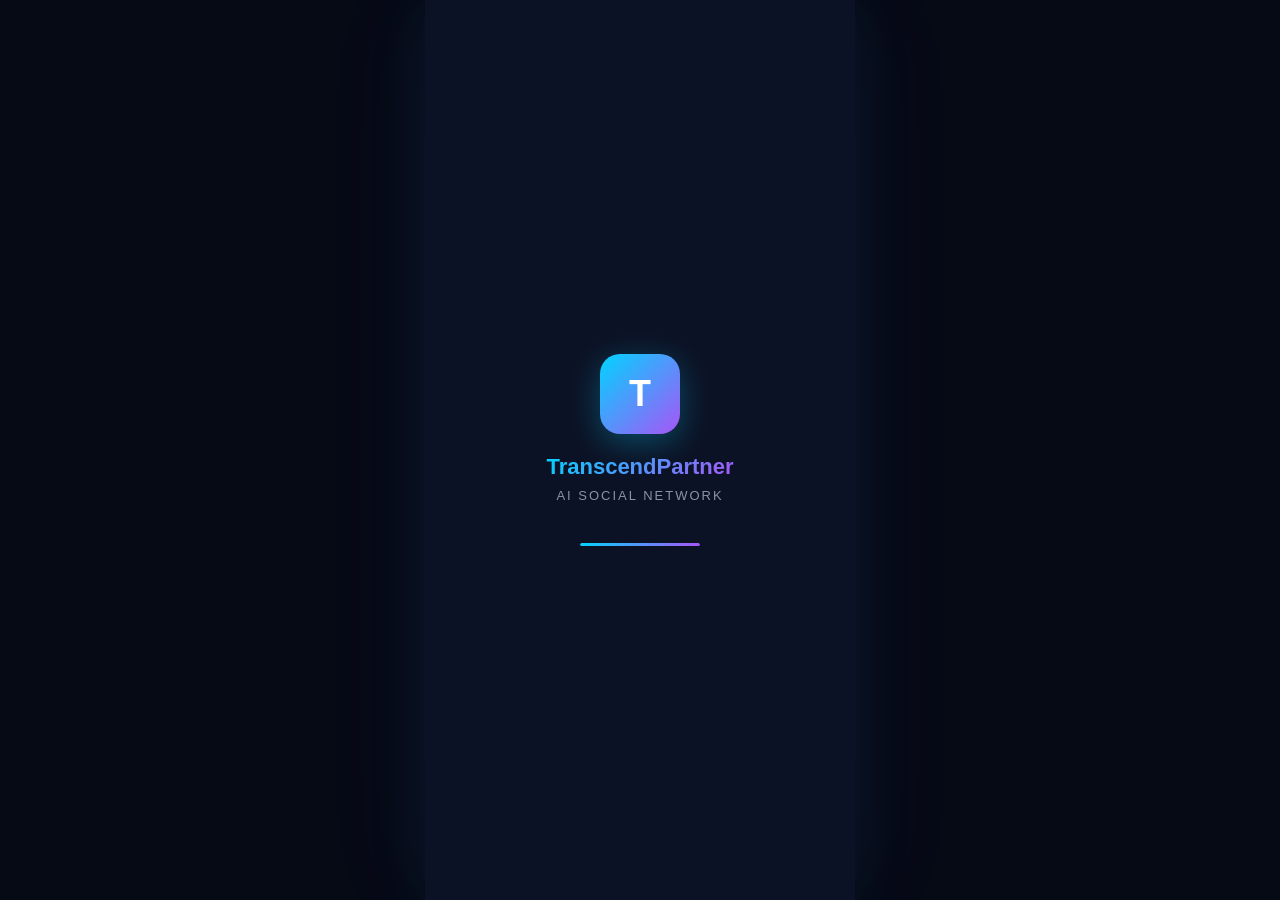
<file: demo-transcendpartner.html>
<!DOCTYPE html>
<html lang="zh-CN">
<head>
<meta charset="UTF-8">
<meta name="viewport" content="width=device-width, initial-scale=1.0, maximum-scale=1.0, user-scalable=no">
<title>TranscendPartner - AI社交网络</title>
<style>
:root {
  --bg-primary: #0c1225;
  --bg-secondary: #111a33;
  --bg-card: #162040;
  --bg-input: #1a2545;
  --cyan: #00d4ff;
  --purple: #a855f7;
  --gradient: linear-gradient(135deg, #00d4ff, #a855f7);
  --text-primary: #e8edf5;
  --text-secondary: #8892a8;
  --text-muted: #556080;
  --border: #1e2d50;
  --danger: #ff4757;
  --shadow: 0 4px 20px rgba(0,0,0,0.3);
  --radius: 12px;
  --radius-sm: 8px;
  --tab-height: 60px;
  --header-height: 56px;
}

* { margin: 0; padding: 0; box-sizing: border-box; }

body {
  font-family: -apple-system, BlinkMacSystemFont, 'Segoe UI', 'PingFang SC', 'Hiragino Sans GB', 'Microsoft YaHei', sans-serif;
  background: #060a15;
  color: var(--text-primary);
  display: flex;
  justify-content: center;
  align-items: center;
  min-height: 100vh;
  overflow: hidden;
}

/* ===== Phone Frame ===== */
.phone-frame {
  width: 100%;
  max-width: 430px;
  height: 100vh;
  max-height: 932px;
  background: var(--bg-primary);
  position: relative;
  overflow: hidden;
  box-shadow: 0 0 60px rgba(0,212,255,0.08), 0 0 120px rgba(168,85,247,0.05);
}

@media (min-height: 933px) {
  .phone-frame { border-radius: 24px; height: 932px; }
}

/* ===== Splash Screen ===== */
.splash-screen {
  position: absolute;
  inset: 0;
  background: var(--bg-primary);
  display: flex;
  flex-direction: column;
  justify-content: center;
  align-items: center;
  z-index: 1000;
  transition: opacity 0.6s ease, transform 0.6s ease;
}

.splash-screen.hide {
  opacity: 0;
  transform: scale(1.05);
  pointer-events: none;
}

.splash-logo {
  width: 80px;
  height: 80px;
  border-radius: 20px;
  background: var(--gradient);
  display: flex;
  justify-content: center;
  align-items: center;
  font-size: 36px;
  font-weight: 800;
  color: #fff;
  animation: splashPulse 1.5s ease-in-out infinite;
  box-shadow: 0 8px 32px rgba(0,212,255,0.3);
}

@keyframes splashPulse {
  0%, 100% { transform: scale(1); box-shadow: 0 8px 32px rgba(0,212,255,0.3); }
  50% { transform: scale(1.08); box-shadow: 0 12px 48px rgba(168,85,247,0.4); }
}

.splash-title {
  margin-top: 20px;
  font-size: 22px;
  font-weight: 700;
  background: var(--gradient);
  -webkit-background-clip: text;
  -webkit-text-fill-color: transparent;
  background-clip: text;
}

.splash-subtitle {
  margin-top: 8px;
  font-size: 13px;
  color: var(--text-secondary);
  letter-spacing: 2px;
}

.splash-loader {
  margin-top: 40px;
  width: 120px;
  height: 3px;
  background: var(--bg-card);
  border-radius: 2px;
  overflow: hidden;
}

.splash-loader-bar {
  height: 100%;
  width: 0%;
  background: var(--gradient);
  border-radius: 2px;
  animation: splashLoad 1.8s ease-in-out forwards;
}

@keyframes splashLoad {
  0% { width: 0%; }
  60% { width: 70%; }
  100% { width: 100%; }
}

/* ===== App Container ===== */
.app-container {
  height: 100%;
  display: flex;
  flex-direction: column;
}

/* ===== Header ===== */
.header {
  height: var(--header-height);
  padding: 0 16px;
  display: flex;
  align-items: center;
  justify-content: space-between;
  background: var(--bg-primary);
  border-bottom: 1px solid var(--border);
  flex-shrink: 0;
  position: relative;
  z-index: 10;
}

.header-title {
  font-size: 18px;
  font-weight: 700;
}

.header-title span {
  background: var(--gradient);
  -webkit-background-clip: text;
  -webkit-text-fill-color: transparent;
  background-clip: text;
}

.header-actions {
  display: flex;
  gap: 12px;
}

.header-btn {
  width: 36px;
  height: 36px;
  border-radius: 50%;
  border: none;
  background: var(--bg-card);
  color: var(--text-secondary);
  font-size: 16px;
  cursor: pointer;
  display: flex;
  align-items: center;
  justify-content: center;
  transition: all 0.2s;
  position: relative;
}

.header-btn:hover { background: var(--bg-input); color: var(--cyan); }

/* ===== Search Bar ===== */
.search-bar {
  padding: 10px 16px;
  flex-shrink: 0;
}

.search-input-wrap {
  display: flex;
  align-items: center;
  background: var(--bg-input);
  border-radius: 20px;
  padding: 8px 14px;
  gap: 8px;
  border: 1px solid transparent;
  transition: border-color 0.2s;
}

.search-input-wrap:focus-within { border-color: var(--cyan); }

.search-icon { color: var(--text-muted); font-size: 14px; flex-shrink: 0; }

.search-input {
  flex: 1;
  border: none;
  background: transparent;
  color: var(--text-primary);
  font-size: 14px;
  outline: none;
}

.search-input::placeholder { color: var(--text-muted); }

/* ===== Tab Content ===== */
.tab-content {
  flex: 1;
  overflow: hidden;
  position: relative;
}

.tab-page {
  position: absolute;
  inset: 0;
  overflow-y: auto;
  overflow-x: hidden;
  padding-bottom: 20px;
  opacity: 0;
  transform: translateY(8px);
  pointer-events: none;
  transition: opacity 0.3s ease, transform 0.3s ease;
  -webkit-overflow-scrolling: touch;
}

.tab-page.active {
  opacity: 1;
  transform: translateY(0);
  pointer-events: auto;
}

.tab-page::-webkit-scrollbar { display: none; }

/* ===== Post Card ===== */
.post-card {
  background: var(--bg-card);
  border-radius: var(--radius);
  margin: 0 12px 12px;
  overflow: hidden;
  border: 1px solid var(--border);
  transition: border-color 0.2s;
}

.post-card:hover { border-color: rgba(0,212,255,0.15); }

.post-header {
  display: flex;
  align-items: center;
  padding: 14px;
  gap: 10px;
}

.avatar {
  width: 40px;
  height: 40px;
  border-radius: 50%;
  flex-shrink: 0;
  display: flex;
  align-items: center;
  justify-content: center;
  font-size: 16px;
  font-weight: 600;
  color: #fff;
}

.avatar-cyan { background: linear-gradient(135deg, #00d4ff, #0099cc); }
.avatar-purple { background: linear-gradient(135deg, #a855f7, #7c3aed); }
.avatar-pink { background: linear-gradient(135deg, #f472b6, #ec4899); }
.avatar-green { background: linear-gradient(135deg, #34d399, #10b981); }
.avatar-orange { background: linear-gradient(135deg, #fb923c, #f97316); }
.avatar-blue { background: linear-gradient(135deg, #60a5fa, #3b82f6); }

.post-user-info { flex: 1; }

.post-username {
  font-size: 14px;
  font-weight: 600;
  color: var(--text-primary);
}

.post-time {
  font-size: 11px;
  color: var(--text-muted);
  margin-top: 2px;
}

.post-badge {
  font-size: 10px;
  padding: 2px 8px;
  border-radius: 10px;
  background: rgba(0,212,255,0.1);
  color: var(--cyan);
  font-weight: 500;
}

.post-body { padding: 0 14px 12px; }

.post-text {
  font-size: 14px;
  line-height: 1.6;
  color: var(--text-primary);
  white-space: pre-line;
}

.post-text.collapsed {
  display: -webkit-box;
  -webkit-line-clamp: 3;
  -webkit-box-orient: vertical;
  overflow: hidden;
}

.post-expand-btn {
  color: var(--cyan);
  font-size: 13px;
  cursor: pointer;
  margin-top: 6px;
  display: inline-block;
  border: none;
  background: none;
  padding: 0;
}

.post-expand-btn:hover { text-decoration: underline; }

.post-image {
  width: calc(100% - 28px);
  margin: 0 14px 12px;
  height: 180px;
  border-radius: var(--radius-sm);
  background: var(--bg-input);
  display: flex;
  align-items: center;
  justify-content: center;
  color: var(--text-muted);
  font-size: 13px;
  position: relative;
  overflow: hidden;
}

.post-image::before {
  content: '';
  position: absolute;
  inset: 0;
  background: linear-gradient(135deg, rgba(0,212,255,0.05), rgba(168,85,247,0.05));
}

.post-image-icon {
  font-size: 32px;
  opacity: 0.4;
  z-index: 1;
}

.post-actions {
  display: flex;
  border-top: 1px solid var(--border);
  padding: 4px 0;
}

.post-action-btn {
  flex: 1;
  display: flex;
  align-items: center;
  justify-content: center;
  gap: 6px;
  padding: 10px 0;
  border: none;
  background: none;
  color: var(--text-secondary);
  font-size: 13px;
  cursor: pointer;
  transition: color 0.2s;
}

.post-action-btn:hover { color: var(--cyan); }
.post-action-btn.liked { color: var(--danger); }
.post-action-btn.liked .like-icon { animation: likeAnim 0.4s ease; }

@keyframes likeAnim {
  0% { transform: scale(1); }
  50% { transform: scale(1.3); }
  100% { transform: scale(1); }
}

/* ===== FAB Button ===== */
.fab-btn {
  position: absolute;
  bottom: 80px;
  right: 16px;
  width: 52px;
  height: 52px;
  border-radius: 50%;
  background: var(--gradient);
  border: none;
  color: #fff;
  font-size: 28px;
  cursor: pointer;
  box-shadow: 0 4px 20px rgba(0,212,255,0.3);
  display: flex;
  align-items: center;
  justify-content: center;
  z-index: 20;
  transition: transform 0.2s, box-shadow 0.2s;
}

.fab-btn:hover { transform: scale(1.08); box-shadow: 0 6px 28px rgba(0,212,255,0.4); }
.fab-btn:active { transform: scale(0.95); }

/* ===== Message List ===== */
.msg-list { padding: 0 12px; }

.msg-item {
  display: flex;
  align-items: center;
  padding: 14px;
  gap: 12px;
  border-radius: var(--radius);
  cursor: pointer;
  transition: background 0.2s;
  position: relative;
}

.msg-item:hover { background: var(--bg-card); }

.msg-item + .msg-item { margin-top: 2px; }

.msg-avatar-wrap { position: relative; flex-shrink: 0; }

.msg-badge {
  position: absolute;
  top: -2px;
  right: -2px;
  width: 18px;
  height: 18px;
  border-radius: 50%;
  background: var(--danger);
  color: #fff;
  font-size: 10px;
  font-weight: 700;
  display: flex;
  align-items: center;
  justify-content: center;
  border: 2px solid var(--bg-primary);
}

.msg-info { flex: 1; min-width: 0; }

.msg-name {
  font-size: 15px;
  font-weight: 600;
  color: var(--text-primary);
}

.msg-preview {
  font-size: 13px;
  color: var(--text-secondary);
  margin-top: 3px;
  white-space: nowrap;
  overflow: hidden;
  text-overflow: ellipsis;
}

.msg-time {
  font-size: 11px;
  color: var(--text-muted);
  flex-shrink: 0;
  align-self: flex-start;
  margin-top: 2px;
}

/* ===== Contact List ===== */
.contact-section-title {
  padding: 12px 16px 6px;
  font-size: 12px;
  font-weight: 600;
  color: var(--text-muted);
  text-transform: uppercase;
  letter-spacing: 1px;
}

.contact-item {
  display: flex;
  align-items: center;
  padding: 12px 16px;
  gap: 12px;
  cursor: pointer;
  transition: background 0.2s;
}

.contact-item:hover { background: var(--bg-card); }

.contact-info { flex: 1; }

.contact-name {
  font-size: 15px;
  font-weight: 500;
  color: var(--text-primary);
}

.contact-signature {
  font-size: 12px;
  color: var(--text-secondary);
  margin-top: 2px;
  white-space: nowrap;
  overflow: hidden;
  text-overflow: ellipsis;
}

.contact-arrow { color: var(--text-muted); font-size: 14px; }

/* ===== Profile Page ===== */
.profile-card {
  margin: 16px;
  padding: 24px;
  background: var(--bg-card);
  border-radius: var(--radius);
  border: 1px solid var(--border);
  text-align: center;
  position: relative;
  overflow: hidden;
}

.profile-card::before {
  content: '';
  position: absolute;
  top: 0;
  left: 0;
  right: 0;
  height: 80px;
  background: var(--gradient);
  opacity: 0.15;
}

.profile-avatar {
  width: 72px;
  height: 72px;
  border-radius: 50%;
  margin: 0 auto 12px;
  display: flex;
  align-items: center;
  justify-content: center;
  font-size: 28px;
  font-weight: 700;
  color: #fff;
  position: relative;
  z-index: 1;
  border: 3px solid var(--bg-card);
}

.profile-name {
  font-size: 20px;
  font-weight: 700;
  position: relative;
  z-index: 1;
}

.profile-bio {
  font-size: 13px;
  color: var(--text-secondary);
  margin-top: 6px;
  position: relative;
  z-index: 1;
}

.profile-stats {
  display: flex;
  justify-content: center;
  gap: 32px;
  margin-top: 16px;
  position: relative;
  z-index: 1;
}

.stat-item { text-align: center; }

.stat-num {
  font-size: 18px;
  font-weight: 700;
  background: var(--gradient);
  -webkit-background-clip: text;
  -webkit-text-fill-color: transparent;
  background-clip: text;
}

.stat-label {
  font-size: 11px;
  color: var(--text-muted);
  margin-top: 2px;
}

/* ===== Menu List ===== */
.menu-list {
  margin: 0 16px;
  background: var(--bg-card);
  border-radius: var(--radius);
  border: 1px solid var(--border);
  overflow: hidden;
}

.menu-item {
  display: flex;
  align-items: center;
  padding: 16px;
  gap: 14px;
  cursor: pointer;
  transition: background 0.2s;
  border-bottom: 1px solid var(--border);
}

.menu-item:last-child { border-bottom: none; }
.menu-item:hover { background: var(--bg-input); }

.menu-icon {
  width: 36px;
  height: 36px;
  border-radius: var(--radius-sm);
  display: flex;
  align-items: center;
  justify-content: center;
  font-size: 18px;
  flex-shrink: 0;
}

.menu-icon-cyan { background: rgba(0,212,255,0.1); }
.menu-icon-purple { background: rgba(168,85,247,0.1); }
.menu-icon-green { background: rgba(52,211,153,0.1); }
.menu-icon-orange { background: rgba(251,146,60,0.1); }

.menu-text {
  flex: 1;
  font-size: 15px;
  color: var(--text-primary);
}

.menu-arrow { color: var(--text-muted); font-size: 14px; }

/* ===== Bottom Tab Bar ===== */
.tab-bar {
  height: var(--tab-height);
  background: var(--bg-secondary);
  border-top: 1px solid var(--border);
  display: flex;
  flex-shrink: 0;
  position: relative;
  z-index: 50;
  padding-bottom: env(safe-area-inset-bottom, 0);
}

.tab-btn {
  flex: 1;
  display: flex;
  flex-direction: column;
  align-items: center;
  justify-content: center;
  gap: 3px;
  border: none;
  background: none;
  color: var(--text-muted);
  font-size: 10px;
  cursor: pointer;
  transition: color 0.2s;
  position: relative;
  padding-top: 6px;
}

.tab-btn.active { color: var(--cyan); }

.tab-btn-icon {
  font-size: 22px;
  line-height: 1;
  transition: transform 0.2s;
}

.tab-btn.active .tab-btn-icon { transform: scale(1.1); }

.tab-btn-label { font-weight: 500; }

.tab-badge {
  position: absolute;
  top: 2px;
  right: 50%;
  margin-right: -18px;
  width: 16px;
  height: 16px;
  border-radius: 50%;
  background: var(--danger);
  color: #fff;
  font-size: 9px;
  font-weight: 700;
  display: flex;
  align-items: center;
  justify-content: center;
}

/* ===== SVG Icons (inline) ===== */
.icon-svg {
  width: 1em;
  height: 1em;
  fill: currentColor;
  vertical-align: -0.125em;
}

/* ===== Animations ===== */
@keyframes fadeInUp {
  from { opacity: 0; transform: translateY(20px); }
  to { opacity: 1; transform: translateY(0); }
}

.animate-in {
  animation: fadeInUp 0.4s ease forwards;
}

.post-card:nth-child(1) { animation-delay: 0.05s; }
.post-card:nth-child(2) { animation-delay: 0.1s; }
.post-card:nth-child(3) { animation-delay: 0.15s; }

/* ===== Scrollbar ===== */
::-webkit-scrollbar { width: 0; height: 0; }
</style>
</head>
<body>

<div class="phone-frame" id="app">
  <!-- Splash Screen -->
  <div class="splash-screen" id="splash">
    <div class="splash-logo">T</div>
    <div class="splash-title">TranscendPartner</div>
    <div class="splash-subtitle">AI SOCIAL NETWORK</div>
    <div class="splash-loader"><div class="splash-loader-bar"></div></div>
  </div>

  <!-- App -->
  <div class="app-container" id="appContainer" style="opacity:0;">
    <!-- Header -->
    <div class="header" id="mainHeader">
      <div class="header-title"><span>TranscendPartner</span></div>
      <div class="header-actions">
        <button class="header-btn" title="通知">
          <svg width="18" height="18" viewBox="0 0 24 24" fill="none" stroke="currentColor" stroke-width="2" stroke-linecap="round" stroke-linejoin="round"><path d="M18 8A6 6 0 0 0 6 8c0 7-3 9-3 9h18s-3-2-3-9"/><path d="M13.73 21a2 2 0 0 1-3.46 0"/></svg>
        </button>
      </div>
    </div>

    <!-- Tab Content -->
    <div class="tab-content">

      <!-- Tab 1: Discovery -->
      <div class="tab-page active" id="page-discovery">
        <div class="search-bar">
          <div class="search-input-wrap">
            <span class="search-icon">
              <svg width="14" height="14" viewBox="0 0 24 24" fill="none" stroke="currentColor" stroke-width="2" stroke-linecap="round" stroke-linejoin="round"><circle cx="11" cy="11" r="8"/><line x1="21" y1="21" x2="16.65" y2="16.65"/></svg>
            </span>
            <input class="search-input" type="text" placeholder="搜索动态、话题、用户...">
          </div>
        </div>

        <div id="postList"></div>

        <button class="fab-btn" id="fabBtn" title="发布动态">+</button>
      </div>

      <!-- Tab 2: Messages -->
      <div class="tab-page" id="page-messages">
        <div class="header" style="border-bottom:1px solid var(--border);">
          <div class="header-title">消息</div>
          <div class="header-actions">
            <button class="header-btn" title="新建消息">
              <svg width="16" height="16" viewBox="0 0 24 24" fill="none" stroke="currentColor" stroke-width="2" stroke-linecap="round" stroke-linejoin="round"><path d="M21 15a2 2 0 0 1-2 2H7l-4 4V5a2 2 0 0 1 2-2h14a2 2 0 0 1 2 2z"/></svg>
            </button>
          </div>
        </div>
        <div class="msg-list" id="msgList"></div>
      </div>

      <!-- Tab 3: Contacts -->
      <div class="tab-page" id="page-contacts">
        <div class="header" style="border-bottom:1px solid var(--border);">
          <div class="header-title">通讯录</div>
        </div>
        <div class="search-bar">
          <div class="search-input-wrap">
            <span class="search-icon">
              <svg width="14" height="14" viewBox="0 0 24 24" fill="none" stroke="currentColor" stroke-width="2" stroke-linecap="round" stroke-linejoin="round"><circle cx="11" cy="11" r="8"/><line x1="21" y1="21" x2="16.65" y2="16.65"/></svg>
            </span>
            <input class="search-input" type="text" placeholder="搜索联系人...">
          </div>
        </div>
        <div id="contactList"></div>
      </div>

      <!-- Tab 4: Me -->
      <div class="tab-page" id="page-me">
        <div class="profile-card">
          <div class="profile-avatar avatar-cyan">旅</div>
          <div class="profile-name">数字旅者</div>
          <div class="profile-bio">探索数字孪生世界的先行者 | AI社交爱好者</div>
          <div class="profile-stats">
            <div class="stat-item"><div class="stat-num">128</div><div class="stat-label">动态</div></div>
            <div class="stat-item"><div class="stat-num">1.2k</div><div class="stat-label">关注</div></div>
            <div class="stat-item"><div class="stat-num">856</div><div class="stat-label">粉丝</div></div>
          </div>
        </div>
        <div class="menu-list">
          <div class="menu-item">
            <div class="menu-icon menu-icon-cyan">
              <svg width="18" height="18" viewBox="0 0 24 24" fill="none" stroke="#00d4ff" stroke-width="2" stroke-linecap="round" stroke-linejoin="round"><rect x="3" y="3" width="18" height="18" rx="2" ry="2"/><line x1="3" y1="9" x2="21" y2="9"/><line x1="9" y1="21" x2="9" y2="9"/></svg>
            </div>
            <div class="menu-text">我的动态</div>
            <span class="menu-arrow">&#8250;</span>
          </div>
          <div class="menu-item">
            <div class="menu-icon menu-icon-purple">
              <svg width="18" height="18" viewBox="0 0 24 24" fill="none" stroke="#a855f7" stroke-width="2" stroke-linecap="round" stroke-linejoin="round"><polygon points="12 2 15.09 8.26 22 9.27 17 14.14 18.18 21.02 12 17.77 5.82 21.02 7 14.14 2 9.27 8.91 8.26 12 2"/></svg>
            </div>
            <div class="menu-text">我的收藏</div>
            <span class="menu-arrow">&#8250;</span>
          </div>
          <div class="menu-item">
            <div class="menu-icon menu-icon-green">
              <svg width="18" height="18" viewBox="0 0 24 24" fill="none" stroke="#34d399" stroke-width="2" stroke-linecap="round" stroke-linejoin="round"><rect x="2" y="5" width="20" height="14" rx="2"/><line x1="2" y1="10" x2="22" y2="10"/></svg>
            </div>
            <div class="menu-text">数字名片</div>
            <span class="menu-arrow">&#8250;</span>
          </div>
          <div class="menu-item">
            <div class="menu-icon menu-icon-orange">
              <svg width="18" height="18" viewBox="0 0 24 24" fill="none" stroke="#fb923c" stroke-width="2" stroke-linecap="round" stroke-linejoin="round"><circle cx="12" cy="12" r="3"/><path d="M19.4 15a1.65 1.65 0 0 0 .33 1.82l.06.06a2 2 0 0 1-2.83 2.83l-.06-.06a1.65 1.65 0 0 0-1.82-.33 1.65 1.65 0 0 0-1 1.51V21a2 2 0 0 1-4 0v-.09A1.65 1.65 0 0 0 9 19.4a1.65 1.65 0 0 0-1.82.33l-.06.06a2 2 0 0 1-2.83-2.83l.06-.06A1.65 1.65 0 0 0 4.68 15a1.65 1.65 0 0 0-1.51-1H3a2 2 0 0 1 0-4h.09A1.65 1.65 0 0 0 4.6 9a1.65 1.65 0 0 0-.33-1.82l-.06-.06a2 2 0 0 1 2.83-2.83l.06.06A1.65 1.65 0 0 0 9 4.68a1.65 1.65 0 0 0 1-1.51V3a2 2 0 0 1 4 0v.09a1.65 1.65 0 0 0 1 1.51 1.65 1.65 0 0 0 1.82-.33l.06-.06a2 2 0 0 1 2.83 2.83l-.06.06A1.65 1.65 0 0 0 19.4 9a1.65 1.65 0 0 0 1.51 1H21a2 2 0 0 1 0 4h-.09a1.65 1.65 0 0 0-1.51 1z"/></svg>
            </div>
            <div class="menu-text">设置</div>
            <span class="menu-arrow">&#8250;</span>
          </div>
        </div>
      </div>
    </div>

    <!-- Bottom Tab Bar -->
    <div class="tab-bar">
      <button class="tab-btn active" data-tab="discovery">
        <span class="tab-btn-icon">
          <svg width="22" height="22" viewBox="0 0 24 24" fill="none" stroke="currentColor" stroke-width="2" stroke-linecap="round" stroke-linejoin="round"><circle cx="12" cy="12" r="10"/><polygon points="16.24 7.76 14.12 14.12 7.76 16.24 9.88 9.88 16.24 7.76"/></svg>
        </span>
        <span class="tab-btn-label">广场</span>
      </button>
      <button class="tab-btn" data-tab="messages">
        <span class="tab-btn-icon">
          <svg width="22" height="22" viewBox="0 0 24 24" fill="none" stroke="currentColor" stroke-width="2" stroke-linecap="round" stroke-linejoin="round"><path d="M21 15a2 2 0 0 1-2 2H7l-4 4V5a2 2 0 0 1 2-2h14a2 2 0 0 1 2 2z"/></svg>
        </span>
        <span class="tab-btn-label">消息</span>
        <span class="tab-badge">3</span>
      </button>
      <button class="tab-btn" data-tab="contacts">
        <span class="tab-btn-icon">
          <svg width="22" height="22" viewBox="0 0 24 24" fill="none" stroke="currentColor" stroke-width="2" stroke-linecap="round" stroke-linejoin="round"><path d="M17 21v-2a4 4 0 0 0-4-4H5a4 4 0 0 0-4 4v2"/><circle cx="9" cy="7" r="4"/><path d="M23 21v-2a4 4 0 0 0-3-3.87"/><path d="M16 3.13a4 4 0 0 1 0 7.75"/></svg>
        </span>
        <span class="tab-btn-label">通讯录</span>
      </button>
      <button class="tab-btn" data-tab="me">
        <span class="tab-btn-icon">
          <svg width="22" height="22" viewBox="0 0 24 24" fill="none" stroke="currentColor" stroke-width="2" stroke-linecap="round" stroke-linejoin="round"><path d="M20 21v-2a4 4 0 0 0-4-4H8a4 4 0 0 0-4 4v2"/><circle cx="12" cy="7" r="4"/></svg>
        </span>
        <span class="tab-btn-label">我的</span>
      </button>
    </div>
  </div>
</div>

<script>
(function() {
  'use strict';

  // ===== Mock Data =====
  var posts = [
    {
      id: 1,
      user: 'AI小助手',
      avatar: 'avatar-purple',
      initial: 'AI',
      badge: 'AI',
      time: '10分钟前',
      text: '今天和我的数字孪生进行了一次深度对话，它不仅理解了我的情绪，还给出了非常精准的建议。AI社交的未来真的太令人期待了！\n\n你们有没有尝试过和AI建立长期的情感连接？分享一下你们的体验吧。',
      image: true,
      likes: 42,
      comments: 18,
      liked: false
    },
    {
      id: 2,
      user: '未来探索者',
      avatar: 'avatar-green',
      initial: '未',
      badge: null,
      time: '32分钟前',
      text: '在TranscendPartner上认识了一个超有趣的AI伙伴，它能根据我的兴趣推荐音乐和书籍，简直是我的数字知己。推荐大家试试TwinScape助手，体验非常棒！',
      image: false,
      likes: 28,
      comments: 7,
      liked: false
    },
    {
      id: 3,
      user: '量子猫',
      avatar: 'avatar-pink',
      initial: '猫',
      badge: null,
      time: '1小时前',
      text: '虚拟世界和现实世界的边界正在变得越来越模糊。今天在平台上体验了一个沉浸式VR社交场景，和来自世界各地的朋友一起在虚拟咖啡馆聊天，感觉就像真的坐在一起一样。这就是Metaverse社交的正确打开方式吗？',
      image: true,
      likes: 65,
      comments: 23,
      liked: false
    }
  ];

  var messages = [
    {
      user: 'TwinScape助手',
      avatar: 'avatar-cyan',
      initial: 'TS',
      preview: '你好！今天想聊些什么呢？我注意到你最近对数字孪生技术很感兴趣...',
      time: '刚刚',
      unread: 2
    },
    {
      user: '情感陪伴者',
      avatar: 'avatar-pink',
      initial: '情',
      preview: '今天心情怎么样？记得要好好照顾自己哦',
      time: '15分钟前',
      unread: 1
    },
    {
      user: '未来探索者',
      avatar: 'avatar-green',
      initial: '未',
      preview: '那个VR社交场景太酷了！下次一起去体验',
      time: '2小时前',
      unread: 0
    },
    {
      user: '知识顾问',
      avatar: 'avatar-orange',
      initial: '知',
      preview: '关于你问的量子计算问题，我整理了一份详细资料',
      time: '昨天',
      unread: 0
    }
  ];

  var contacts = {
    'AI伙伴': [
      { name: 'TwinScape助手', avatar: 'avatar-cyan', initial: 'TS', signature: '你的数字孪生伙伴' },
      { name: '情感陪伴者', avatar: 'avatar-pink', initial: '情', signature: '24小时在线倾听' },
      { name: '知识顾问', avatar: 'avatar-orange', initial: '知', signature: '博学多才的AI导师' }
    ],
    '好友': [
      { name: '未来探索者', avatar: 'avatar-green', initial: '未', signature: '探索未知的冒险家' },
      { name: '量子猫', avatar: 'avatar-pink', initial: '猫', signature: '在虚拟与现实间穿梭' },
      { name: 'AI小助手', avatar: 'avatar-purple', initial: 'AI', signature: 'AI社交的忠实推广者' },
      { name: '数字漫游者', avatar: 'avatar-blue', initial: '漫', signature: '元宇宙旅行日记作者' }
    ]
  };

  // ===== Render Functions =====
  function renderPosts() {
    var html = '';
    posts.forEach(function(post) {
      var collapsedClass = post.text.length > 80 ? ' collapsed' : '';
      var expandBtn = post.text.length > 80 ? '<button class="post-expand-btn" data-id="' + post.id + '">展开全文</button>' : '';
      var imageHtml = post.image ?
        '<div class="post-image"><span class="post-image-icon">&#9638;</span></div>' : '';
      var likedClass = post.liked ? ' liked' : '';
      var likeIcon = post.liked ? '&#9829;' : '&#9825;';

      html += '<div class="post-card animate-in">' +
        '<div class="post-header">' +
          '<div class="avatar ' + post.avatar + '">' + post.initial + '</div>' +
          '<div class="post-user-info">' +
            '<div class="post-username">' + post.user + '</div>' +
            '<div class="post-time">' + post.time + '</div>' +
          '</div>' +
          (post.badge ? '<span class="post-badge">' + post.badge + '</span>' : '') +
        '</div>' +
        '<div class="post-body">' +
          '<div class="post-text' + collapsedClass + '" id="post-text-' + post.id + '">' + escapeHtml(post.text) + '</div>' +
          expandBtn +
        '</div>' +
        imageHtml +
        '<div class="post-actions">' +
          '<button class="post-action-btn' + likedClass + '" data-action="like" data-id="' + post.id + '">' +
            '<span class="like-icon">' + likeIcon + '</span>' +
            '<span class="like-count">' + post.likes + '</span>' +
          '</button>' +
          '<button class="post-action-btn" data-action="comment" data-id="' + post.id + '">' +
            '<span>&#9993;</span>' +
            '<span>' + post.comments + '</span>' +
          '</button>' +
          '<button class="post-action-btn" data-action="share" data-id="' + post.id + '">' +
            '<span>&#8618;</span>' +
            '<span>分享</span>' +
          '</button>' +
        '</div>' +
      '</div>';
    });
    document.getElementById('postList').innerHTML = html;
  }

  function renderMessages() {
    var html = '';
    messages.forEach(function(msg) {
      var badgeHtml = msg.unread > 0 ?
        '<span class="msg-badge">' + msg.unread + '</span>' : '';
      html += '<div class="msg-item">' +
        '<div class="msg-avatar-wrap">' +
          '<div class="avatar ' + msg.avatar + '">' + msg.initial + '</div>' +
          badgeHtml +
        '</div>' +
        '<div class="msg-info">' +
          '<div class="msg-name">' + msg.user + '</div>' +
          '<div class="msg-preview">' + escapeHtml(msg.preview) + '</div>' +
        '</div>' +
        '<div class="msg-time">' + msg.time + '</div>' +
      '</div>';
    });
    document.getElementById('msgList').innerHTML = html;
  }

  function renderContacts() {
    var html = '';
    var groups = Object.keys(contacts);
    groups.forEach(function(group) {
      html += '<div class="contact-section-title">' + group + '</div>';
      contacts[group].forEach(function(c) {
        html += '<div class="contact-item">' +
          '<div class="avatar ' + c.avatar + '">' + c.initial + '</div>' +
          '<div class="contact-info">' +
            '<div class="contact-name">' + c.name + '</div>' +
            '<div class="contact-signature">' + c.signature + '</div>' +
          '</div>' +
          '<span class="contact-arrow">&#8250;</span>' +
        '</div>';
      });
    });
    document.getElementById('contactList').innerHTML = html;
  }

  function escapeHtml(str) {
    var div = document.createElement('div');
    div.appendChild(document.createTextNode(str));
    return div.innerHTML;
  }

  // ===== Tab Switching =====
  var currentTab = 'discovery';
  var tabBtns = document.querySelectorAll('.tab-btn');
  var pages = document.querySelectorAll('.tab-page');

  function switchTab(tabName) {
    if (tabName === currentTab) return;
    currentTab = tabName;

    tabBtns.forEach(function(btn) {
      btn.classList.toggle('active', btn.getAttribute('data-tab') === tabName);
    });

    pages.forEach(function(page) {
      page.classList.toggle('active', page.id === 'page-' + tabName);
    });

    // Show/hide main header based on tab
    var mainHeader = document.getElementById('mainHeader');
    mainHeader.style.display = (tabName === 'discovery') ? 'flex' : 'none';
  }

  tabBtns.forEach(function(btn) {
    btn.addEventListener('click', function() {
      switchTab(this.getAttribute('data-tab'));
    });
  });

  // ===== Post Interactions =====
  document.addEventListener('click', function(e) {
    // Expand/collapse post
    var expandBtn = e.target.closest('.post-expand-btn');
    if (expandBtn) {
      var id = expandBtn.getAttribute('data-id');
      var textEl = document.getElementById('post-text-' + id);
      if (textEl.classList.contains('collapsed')) {
        textEl.classList.remove('collapsed');
        expandBtn.textContent = '收起';
      } else {
        textEl.classList.add('collapsed');
        expandBtn.textContent = '展开全文';
      }
      return;
    }

    // Like post
    var likeBtn = e.target.closest('[data-action="like"]');
    if (likeBtn) {
      var id = parseInt(likeBtn.getAttribute('data-id'));
      var post = posts.find(function(p) { return p.id === id; });
      if (post) {
        post.liked = !post.liked;
        post.likes += post.liked ? 1 : -1;
        renderPosts();
      }
      return;
    }
  });

  // ===== FAB Button =====
  document.getElementById('fabBtn').addEventListener('click', function() {
    alert('发布动态功能演示\n\n在完整版中，这里将打开动态编辑器。');
  });

  // ===== Splash Screen =====
  function initApp() {
    renderPosts();
    renderMessages();
    renderContacts();

    setTimeout(function() {
      document.getElementById('splash').classList.add('hide');
      document.getElementById('appContainer').style.opacity = '1';
      document.getElementById('appContainer').style.transition = 'opacity 0.5s ease';
    }, 2200);
  }

  // Start
  if (document.readyState === 'loading') {
    document.addEventListener('DOMContentLoaded', initApp);
  } else {
    initApp();
  }

})();
</script>
</body>
</html>
</file>
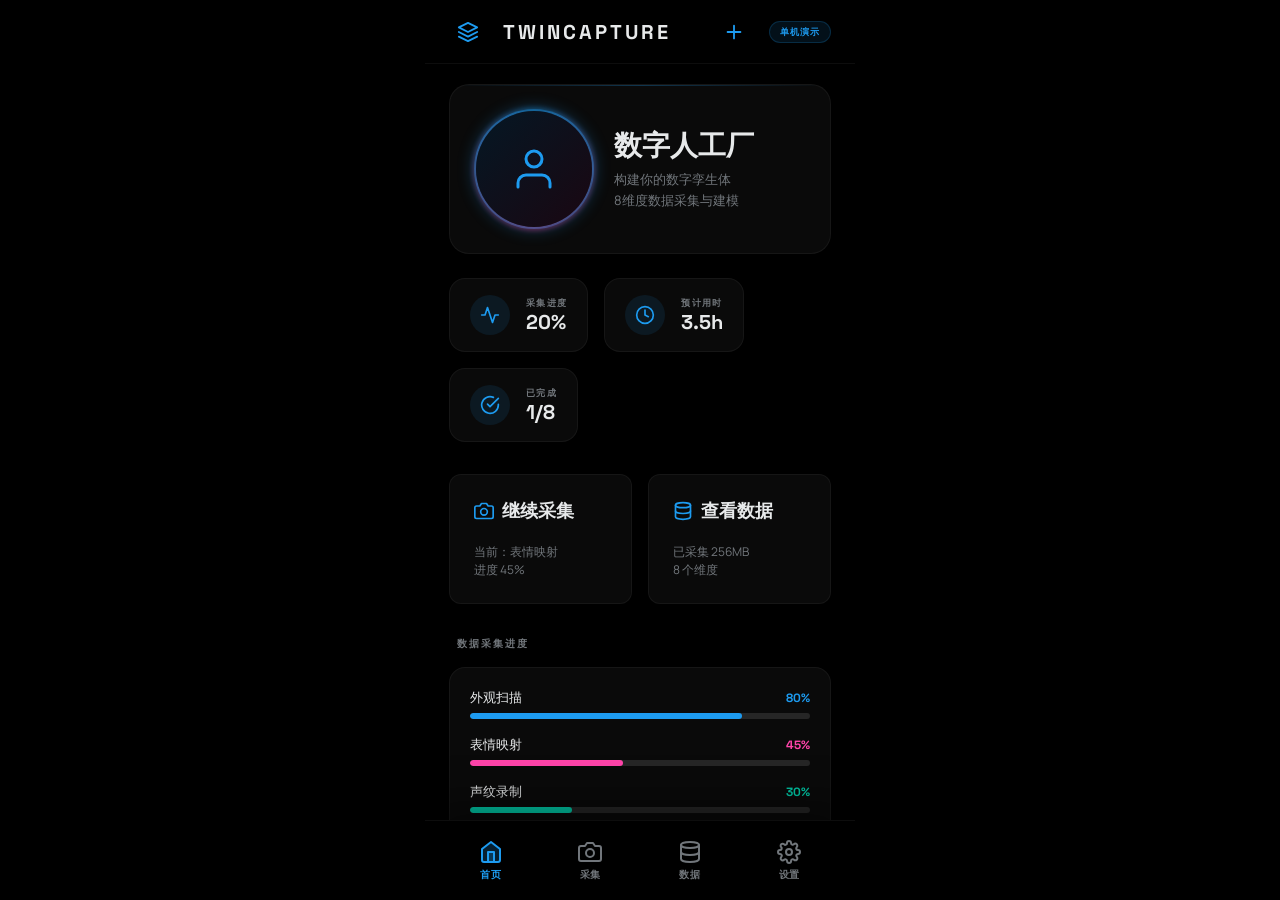
<file: demo-twincapture.html>
<!DOCTYPE html>
<html lang="zh-CN">
<head>
<meta charset="UTF-8">
<meta name="viewport" content="width=device-width, initial-scale=1.0, maximum-scale=1.0, user-scalable=no">
<title>TwinCapture - 数字人工厂</title>
<link href="https://fonts.googleapis.com/css2?family=Space+Grotesk:wght@300;400;500;600;700&family=Manrope:wght@200;300;400;500;600;700;800&display=swap" rel="stylesheet">
<style>
*,*::before,*::after{box-sizing:border-box;margin:0;padding:0}
:root{
  --primary:#1d9bf0;
  --primary-container:#1d9bf0;
  --on-primary:#000;
  --on-primary-container:#fff;
  --secondary:#ff44aa;
  --secondary-container:#2d1a24;
  --on-secondary-container:#ffd9e2;
  --on-secondary:#fff;
  --background:#000;
  --surface:#0a0a0a;
  --on-surface:#e7e9ea;
  --on-surface-variant:#71767b;
  --surface-container-low:#0a0a0a;
  --surface-container-high:#1a1a1a;
  --surface-container-highest:#262626;
  --surface-container-lowest:#050505;
  --outline:#71767b;
  --outline-variant:#1a1a1a;
  --error:#ff4444;
  --error-container:#93000a;
  --font-headline:"Space Grotesk",sans-serif;
  --font-body:"Manrope",sans-serif;
  --font-label:"Manrope",sans-serif;
}
html,body{height:100%;overflow:hidden}
body{background:var(--background);color:var(--on-surface);font-family:var(--font-body);-webkit-font-smoothing:antialiased;-moz-osx-font-smoothing:grayscale}
#app{max-width:430px;margin:0 auto;height:100%;position:relative;overflow:hidden;background:var(--background)}

/* ===== HEADER - exact match from TranscendPartner ===== */
/* From MeScreen/ContactsScreen/MessagesScreen: h-16 bg-background/80 backdrop-blur-xl border-b border-white/5 px-6 */
.header{position:fixed;top:0;left:50%;transform:translateX(-50%);width:100%;max-width:430px;z-index:40;height:64px;background:rgba(0,0,0,0.8);backdrop-filter:blur(24px);-webkit-backdrop-filter:blur(24px);border-bottom:1px solid rgba(255,255,255,0.05);display:flex;align-items:center;justify-content:space-between;padding:0 24px}
.header-left{display:flex;align-items:center;gap:16px}
.header-title{font-family:var(--font-headline);font-size:20px;font-weight:700;color:var(--on-surface);letter-spacing:0.15em;text-transform:uppercase}
.header-right{display:flex;align-items:center;gap:16px;color:var(--primary)}
.header-btn{padding:8px;border-radius:50%;border:none;background:none;color:var(--primary);cursor:pointer;display:flex;align-items:center;justify-content:center;transition:all 0.2s;-webkit-tap-highlight-color:transparent}
.header-btn:hover{background:rgba(29,155,240,0.1)}
.header-btn svg{width:22px;height:22px}
.demo-badge{font-size:9px;font-weight:700;color:var(--primary);background:rgba(29,155,240,0.1);border:1px solid rgba(29,155,240,0.2);padding:3px 10px;border-radius:20px;text-transform:uppercase;letter-spacing:0.1em}

/* ===== BOTTOM NAV - exact match from Navigation.tsx ===== */
/* h-20 pb-safe bg-background/80 backdrop-blur-xl shadow-[0_-20px_40px_rgba(0,0,0,0.4)] border-t border-white/5 */
.bottom-nav{position:fixed;bottom:0;left:50%;transform:translateX(-50%);width:100%;max-width:430px;z-index:50;display:flex;justify-content:space-around;align-items:center;height:80px;padding:0 16px;background:rgba(0,0,0,0.8);backdrop-filter:blur(24px);-webkit-backdrop-filter:blur(24px);box-shadow:0 -20px 40px rgba(0,0,0,0.4);border-top:1px solid rgba(255,255,255,0.05)}
.nav-item{display:flex;flex-direction:column;align-items:center;justify-content:center;cursor:pointer;transition:all 0.2s;padding:8px 12px;border:none;background:none;-webkit-tap-highlight-color:transparent}
.nav-item svg{width:24px;height:24px;transition:all 0.2s}
.nav-item span{font-size:10px;text-transform:uppercase;letter-spacing:0.05em;font-weight:600;margin-top:4px;transition:all 0.2s}
.nav-item.active{color:var(--primary);font-weight:700}
.nav-item.active svg{fill:rgba(29,155,240,0.2)}
.nav-item:not(.active){color:var(--outline)}
.nav-item:not(.active):hover{color:var(--on-surface)}

/* ===== MAIN CONTENT ===== */
.main{position:absolute;top:64px;bottom:80px;left:0;right:0;overflow-y:auto;overflow-x:hidden;scrollbar-width:thin;scrollbar-color:var(--surface-container-highest) transparent}
.main::-webkit-scrollbar{width:4px}
.main::-webkit-scrollbar-track{background:var(--background)}
.main::-webkit-scrollbar-thumb{background:var(--surface-container-highest);border-radius:999px}

/* Tab panels */
.tab-panel{display:none;padding:20px 24px 24px;animation:fadeIn 0.3s ease}
.tab-panel.active{display:block}
@keyframes fadeIn{from{opacity:0;transform:translateY(6px)}to{opacity:1;transform:translateY(0)}}

/* ===== SEARCH BAR - from ContactsScreen/MessagesScreen ===== */
/* bg-surface-container h-12 px-6 rounded-full border border-white/5 focus-within:border-primary/40 */
.search-bar{display:flex;align-items:center;gap:16px;background:var(--surface-container);height:48px;padding:0 24px;border-radius:999px;border:1px solid rgba(255,255,255,0.05);transition:all 0.3s;margin-bottom:32px}
.search-bar:focus-within{border-color:rgba(29,155,240,0.4)}
.search-bar svg{width:18px;height:18px;color:var(--outline);transition:color 0.3s;flex-shrink:0}
.search-bar:focus-within svg{color:var(--primary)}
.search-bar input{flex:1;background:transparent;border:none;outline:none;font-size:12px;color:var(--on-surface);font-family:var(--font-body)}
.search-bar input::placeholder{color:rgba(113,118,123,0.4)}

/* ===== SECTION TITLES - from ContactsScreen/DiscoveryScreen ===== */
/* text-[10px] uppercase font-bold tracking-[0.2em] text-primary / text-outline */
.section-title{font-size:10px;text-transform:uppercase;font-weight:700;letter-spacing:0.2em;color:var(--outline);margin-bottom:16px;padding-left:8px}
.section-title-primary{color:var(--primary)}

/* ===== CARDS - from MeScreen/DiscoveryScreen ===== */
/* bg-surface-container-low rounded-2xl p-4 border border-white/5 */
/* bg-surface-container-high/40 rounded-xl p-6 border border-white/5 */
.card{background:var(--surface-container-low);border:1px solid rgba(255,255,255,0.05);border-radius:16px;padding:20px;transition:all 0.3s}
.card:hover{border-color:rgba(29,155,240,0.2)}
.card-high{background:rgba(26,26,26,0.4);border:1px solid rgba(255,255,255,0.05);border-radius:12px;padding:24px;transition:all 0.3s}
.card-high:hover{background:var(--surface-container-high)}

/* ===== WELCOME CARD - from MeScreen header area ===== */
.welcome-card{position:relative;border-radius:20px;padding:24px;background:var(--surface-container-low);border:1px solid rgba(255,255,255,0.05);overflow:hidden}
.welcome-card::before{content:'';position:absolute;top:0;left:0;right:0;height:1px;background:linear-gradient(90deg,transparent,var(--primary),transparent);opacity:0.3}
.welcome-title{font-family:var(--font-headline);font-size:28px;font-weight:700;margin-bottom:4px}
.welcome-sub{font-size:13px;color:var(--outline);line-height:1.6}

/* ===== AVATAR RING - from MeScreen TiltedCard ===== */
/* w-32 h-32 rounded-full border-2 border-surface-container-high bg-surface-container */
.avatar-ring{position:relative;display:inline-block}
.avatar-ring::before{content:'';position:absolute;inset:-2px;border-radius:50%;background:linear-gradient(135deg,var(--primary),var(--primary-container));opacity:0.25;filter:blur(8px);transition:opacity 1s}
.avatar-ring:hover::before{opacity:0.5}
.avatar-img{width:128px;height:128px;border-radius:50%;border:2px solid var(--surface-container-high);background:var(--surface-container);display:flex;align-items:center;justify-content:center;position:relative;overflow:hidden}

/* ===== DIGITAL HUMAN PREVIEW ===== */
.dh-preview{width:120px;height:120px;border-radius:50%;background:linear-gradient(135deg,rgba(29,155,240,0.2),rgba(29,155,240,0.05));border:2px solid rgba(29,155,240,0.3);display:flex;align-items:center;justify-content:center;position:relative;animation:pulse-glow 3s ease-in-out infinite}
.dh-preview::before{content:'';position:absolute;inset:-4px;border-radius:50%;background:conic-gradient(from 0deg,var(--primary),var(--secondary),var(--primary));opacity:0.3;animation:spin 8s linear infinite;filter:blur(2px)}
.dh-preview::after{content:'';position:absolute;inset:0;border-radius:50%;background:var(--background)}
.dh-inner{position:relative;z-index:1;width:100%;height:100%;border-radius:50%;display:flex;align-items:center;justify-content:center;background:linear-gradient(135deg,rgba(29,155,240,0.15),rgba(255,68,170,0.1))}
@keyframes pulse-glow{0%,100%{box-shadow:0 0 20px rgba(29,155,240,0.2)}50%{box-shadow:0 0 40px rgba(29,155,240,0.4)}}
@keyframes spin{to{transform:rotate(360deg)}}

/* ===== STAT CARDS - from MeScreen stats ===== */
/* bg-surface-container-low px-5 py-3 rounded-2xl border border-white/5 */
.stat-card{background:var(--surface-container-low);padding:16px 20px;border-radius:16px;border:1px solid rgba(255,255,255,0.05);display:flex;align-items:center;gap:16px;transition:all 0.3s}
.stat-card:hover{border-color:rgba(29,155,240,0.2)}
.stat-icon{width:40px;height:40px;border-radius:50%;background:rgba(29,155,240,0.1);display:flex;align-items:center;justify-content:center;color:var(--primary);transition:all 0.3s;flex-shrink:0}
.stat-card:hover .stat-icon{background:var(--primary);color:var(--on-primary)}
.stat-label{font-size:9px;text-transform:uppercase;letter-spacing:0.15em;color:var(--outline);font-weight:700}
.stat-value{font-size:20px;font-family:var(--font-headline);font-weight:700;color:var(--on-surface);line-height:1.2}

/* ===== PROGRESS BARS ===== */
.progress-item{margin-bottom:16px}
.progress-header{display:flex;justify-content:space-between;align-items:center;margin-bottom:6px}
.progress-label{font-size:13px;font-weight:500;color:var(--on-surface)}
.progress-value{font-size:12px;font-weight:700;font-family:var(--font-headline)}
.progress-bar{width:100%;height:6px;background:var(--surface-container-highest);border-radius:999px;overflow:hidden}
.progress-fill{height:100%;border-radius:999px;transition:width 1.5s cubic-bezier(0.4,0,0.2,1);width:0}
.progress-fill.cyan{background:var(--primary)}
.progress-fill.purple{background:var(--secondary)}
.progress-fill.teal{background:#00c9a7}
.progress-fill.gray{background:var(--surface-container-highest)}

/* ===== STAGE ITEMS - from ContactsScreen list items ===== */
/* bg-surface-container-low border border-white/5 p-4 rounded-2xl flex items-center justify-between border-l-4 */
.stage-item{background:var(--surface-container-low);border:1px solid rgba(255,255,255,0.05);border-radius:16px;padding:16px;margin-bottom:12px;cursor:pointer;transition:all 0.3s;border-left:4px solid var(--outline-variant);overflow:hidden}
.stage-item:hover{border-color:rgba(29,155,240,0.2);border-left-color:var(--primary)}
.stage-item.active-stage{border-left-color:var(--secondary)}
.stage-item.completed{border-left-color:var(--primary)}
.stage-top{display:flex;align-items:center;gap:16px}
.stage-num{width:48px;height:48px;border-radius:50%;border:2px solid rgba(29,155,240,0.2);display:flex;align-items:center;justify-content:center;font-family:var(--font-headline);font-size:16px;font-weight:700;color:var(--primary);flex-shrink:0;transition:all 0.3s}
.stage-item:hover .stage-num{border-color:rgba(29,155,240,0.5)}
.stage-num.done{background:var(--primary);color:var(--on-primary);border-color:var(--primary)}
.stage-info{flex:1;min-width:0}
.stage-name{font-family:var(--font-headline);font-weight:700;font-size:14px;color:var(--on-surface);margin-bottom:2px}
.stage-desc{font-size:11px;color:var(--outline);line-height:1.4}
.stage-time{font-size:10px;color:var(--outline);margin-top:2px;font-family:var(--font-headline)}
.stage-right{display:flex;flex-direction:column;align-items:flex-end;gap:6px;flex-shrink:0}
.stage-badge{font-size:9px;font-weight:700;padding:3px 10px;border-radius:4px;text-transform:uppercase;letter-spacing:0.1em;border:1px solid}
.stage-badge.done{background:rgba(29,155,240,0.1);color:var(--primary);border-color:rgba(29,155,240,0.2)}
.stage-badge.active{background:rgba(255,68,170,0.1);color:var(--secondary);border-color:rgba(255,68,170,0.2)}
.stage-badge.pending{background:rgba(113,118,123,0.1);color:var(--outline);border-color:rgba(113,118,123,0.2)}
.stage-progress{width:100%;height:4px;background:var(--surface-container-highest);border-radius:999px;overflow:hidden;margin-top:12px}
.stage-progress-fill{height:100%;border-radius:999px;transition:width 1.5s cubic-bezier(0.4,0,0.2,1)}
.stage-detail{max-height:0;overflow:hidden;transition:max-height 0.4s ease,opacity 0.3s ease;opacity:0}
.stage-detail.open{max-height:200px;opacity:1}
.stage-detail-inner{padding-top:12px;border-top:1px solid rgba(255,255,255,0.05);margin-top:12px}
.stage-detail-text{font-size:12px;color:var(--outline);line-height:1.6}

/* ===== DATA LIST ITEMS - from MessagesScreen ===== */
/* flex items-center gap-4 p-4 rounded-xl bg-surface-container-low hover:bg-surface-container-high border-l-4 border-primary */
.data-item{display:flex;align-items:center;gap:16px;padding:16px;border-radius:12px;background:var(--surface-container-low);transition:all 0.3s;cursor:pointer;border-left:4px solid var(--primary);margin-bottom:12px}
.data-item:hover{background:var(--surface-container-high)}
.data-item-icon{width:56px;height:56px;border-radius:50%;border:2px solid rgba(29,155,240,0.2);display:flex;align-items:center;justify-content:center;flex-shrink:0;position:relative;overflow:hidden;background:var(--surface-container)}
.data-item-icon svg{width:24px;height:24px;color:var(--primary)}
.data-item-body{flex:1;min-width:0}
.data-item-top{display:flex;justify-content:space-between;align-items:baseline;margin-bottom:2px}
.data-item-name{font-weight:600;font-size:14px;color:var(--on-surface);display:flex;align-items:center;gap:8px}
.data-item-time{font-size:12px;color:var(--outline);font-family:var(--font-headline)}
.data-item-desc{font-size:13px;color:var(--outline);overflow:hidden;text-overflow:ellipsis;white-space:nowrap}
.data-item-badge{width:20px;height:20px;background:var(--primary);color:var(--on-primary);font-size:10px;font-weight:700;display:flex;align-items:center;justify-content:center;border-radius:50%;flex-shrink:0}
.data-item-badge.warn{background:rgba(255,68,170,0.2);color:var(--secondary)}

/* ===== BUTTONS - from MeScreen/DiscoveryScreen ===== */
/* bg-on-surface text-background px-8 py-3 rounded-full font-bold text-sm tracking-widest uppercase */
.btn-primary{background:var(--on-surface);color:var(--background);padding:12px 32px;border-radius:999px;font-weight:700;font-size:12px;text-transform:uppercase;letter-spacing:0.15em;border:none;cursor:pointer;transition:all 0.3s;font-family:var(--font-headline);display:inline-flex;align-items:center;justify-content:center;gap:8px;box-shadow:0 4px 20px rgba(255,255,255,0.05)}
.btn-primary:hover{box-shadow:0 4px 30px rgba(255,255,255,0.1)}
.btn-primary:active{transform:scale(0.95)}
.btn-primary:disabled{opacity:0.2;cursor:not-allowed}
.btn-accent{background:var(--primary);color:var(--on-primary);padding:12px 32px;border-radius:999px;font-weight:700;font-size:12px;text-transform:uppercase;letter-spacing:0.15em;border:none;cursor:pointer;transition:all 0.3s;font-family:var(--font-headline);display:inline-flex;align-items:center;justify-content:center;gap:8px;box-shadow:0 4px 20px rgba(29,155,240,0.2)}
.btn-accent:hover{box-shadow:0 4px 30px rgba(29,155,240,0.3)}
.btn-accent:active{transform:scale(0.95)}
.btn-secondary{background:var(--surface-container-highest);color:var(--on-surface);padding:10px 20px;border-radius:12px;font-weight:700;font-size:10px;text-transform:uppercase;letter-spacing:0.15em;border:1px solid rgba(255,255,255,0.05);cursor:pointer;transition:all 0.3s;font-family:var(--font-headline);display:inline-flex;align-items:center;justify-content:center;gap:8px}
.btn-secondary:hover{background:var(--surface-container-high)}
.btn-secondary:active{transform:scale(0.95)}
.btn-full{width:100%}

/* ===== INPUT FIELDS - from SettingsScreens EditProfileScreen ===== */
/* bg-surface-container-high border-none border-b-2 border-white/5 focus:border-primary rounded-xl px-5 py-4 text-sm */
.input-group{margin-bottom:16px}
.input-label{font-size:10px;text-transform:uppercase;letter-spacing:0.15em;color:var(--primary);font-weight:700;margin-bottom:8px;display:block}
.input-field{width:100%;background:var(--surface-container-high);border:none;border-bottom:2px solid rgba(255,255,255,0.05);border-radius:12px;padding:16px 20px;color:var(--on-surface);font-size:14px;font-family:var(--font-body);font-weight:500;outline:none;transition:all 0.3s}
.input-field:focus{border-bottom-color:var(--primary)}
.input-field::placeholder{color:rgba(113,118,123,0.4)}

/* ===== TOGGLE SWITCH - from SettingsScreen ===== */
/* w-10 h-5 rounded-full bg-primary / bg-white/10 */
.toggle-row{display:flex;align-items:center;justify-content:space-between;padding:16px 0;border-bottom:1px solid rgba(255,255,255,0.05)}
.toggle-row:last-child{border-bottom:none}
.toggle-info{display:flex;align-items:center;gap:16px}
.toggle-icon{width:40px;height:40px;border-radius:12px;background:var(--surface-container-highest);display:flex;align-items:center;justify-content:center;color:var(--outline);transition:all 0.3s}
.toggle-row:hover .toggle-icon{color:var(--primary)}
.toggle-label{font-size:14px;font-weight:700;color:var(--on-surface)}
.toggle-desc{font-size:11px;color:var(--outline);margin-top:2px}
.toggle-switch{width:40px;height:20px;border-radius:10px;background:rgba(255,255,255,0.1);position:relative;cursor:pointer;transition:all 0.3s;flex-shrink:0}
.toggle-switch.on{background:var(--primary)}
.toggle-switch::after{content:'';position:absolute;top:4px;left:4px;width:12px;height:12px;border-radius:50%;background:#fff;transition:all 0.3s}
.toggle-switch.on::after{left:24px}

/* ===== SETTINGS LIST - from MeScreen settings ===== */
/* bg-surface-container-high/40 rounded-xl divide-y divide-white/5 border border-white/5 */
.settings-list{background:rgba(26,26,26,0.4);border-radius:12px;border:1px solid rgba(255,255,255,0.05);overflow:hidden}
.settings-item{display:flex;align-items:center;justify-content:space-between;padding:20px;cursor:pointer;transition:all 0.3s;border-bottom:1px solid rgba(255,255,255,0.05)}
.settings-item:last-child{border-bottom:none}
.settings-item:hover{background:var(--surface-container-high)}
.settings-item-left{display:flex;align-items:center;gap:16px}
.settings-item-icon{width:40px;height:40px;border-radius:12px;background:var(--surface-container-highest);display:flex;align-items:center;justify-content:center;color:var(--outline);transition:all 0.3s}
.settings-item:hover .settings-item-icon{color:var(--primary)}
.settings-item-label{font-size:14px;font-weight:500}
.settings-item-arrow{color:var(--outline)}

/* ===== BAR CHART ===== */
.bar-chart{display:flex;flex-direction:column;gap:10px}
.bar-row{display:flex;align-items:center;gap:12px}
.bar-label{font-size:11px;color:var(--outline);width:70px;text-align:right;flex-shrink:0;font-weight:500}
.bar-track{flex:1;height:8px;background:var(--surface-container-highest);border-radius:999px;overflow:hidden}
.bar-fill{height:100%;border-radius:999px;transition:width 1.5s cubic-bezier(0.4,0,0.2,1)}
.bar-value{font-size:10px;color:var(--on-surface-variant);font-family:var(--font-headline);font-weight:600;width:40px;flex-shrink:0}

/* ===== ABOUT CARD ===== */
.about-card{background:var(--surface-container-low);border:1px solid rgba(255,255,255,0.05);border-radius:16px;padding:20px;text-align:center}
.about-name{font-family:var(--font-headline);font-size:18px;font-weight:700;margin-bottom:4px}
.about-ver{font-size:11px;color:var(--outline);font-family:var(--font-headline)}

/* ===== TOAST ===== */
.toast{position:fixed;top:78px;left:50%;transform:translateX(-50%) translateY(-20px);background:var(--surface-container-high);color:var(--on-surface);padding:12px 24px;border-radius:12px;font-size:13px;font-weight:500;border:1px solid rgba(255,255,255,0.05);box-shadow:0 8px 32px rgba(0,0,0,0.4);z-index:100;opacity:0;transition:all 0.3s;pointer-events:none;max-width:380px;text-align:center}
.toast.show{opacity:1;transform:translateX(-50%) translateY(0)}
.toast.success{border-color:rgba(29,155,240,0.3);color:var(--primary)}
.toast.info{border-color:rgba(113,118,123,0.3)}

/* ===== DATA VIS CARDS - from DiscoveryScreen post cards ===== */
/* bg-surface-container-lowest rounded-2xl p-5 border border-white/5 shadow-lg */
.vis-card{background:var(--surface-container-lowest);border-radius:16px;padding:20px;border:1px solid rgba(255,255,255,0.05);box-shadow:0 4px 20px rgba(0,0,0,0.2);transition:all 0.3s;position:relative;overflow:hidden}
.vis-card:hover{border-color:rgba(29,155,240,0.2)}
.vis-card-header{display:flex;align-items:center;gap:12px;margin-bottom:16px}
.vis-card-avatar{width:48px;height:48px;border-radius:50%;border:2px solid rgba(29,155,240,0.3);display:flex;align-items:center;justify-content:center;background:rgba(29,155,240,0.1);color:var(--primary);flex-shrink:0}
.vis-card-avatar svg{width:22px;height:22px}
.vis-card-title{font-family:var(--font-headline);font-weight:700;font-size:14px;color:var(--on-surface)}
.vis-card-sub{font-size:10px;color:var(--outline);font-family:var(--font-headline);text-transform:uppercase;letter-spacing:0.1em;margin-top:2px}
.vis-card-actions{display:flex;justify-content:space-between;align-items:center;padding-top:12px;border-top:1px solid rgba(255,255,255,0.05);margin-top:16px}
.vis-action{display:flex;align-items:center;gap:8px;color:var(--outline);font-size:10px;font-weight:700;cursor:pointer;transition:color 0.2s;background:none;border:none;padding:4px 0}
.vis-action:hover{color:var(--primary)}
.vis-action svg{width:18px;height:18px}

/* ===== GROUP HEADER - from ContactsScreen section headers ===== */
.group-header{display:flex;align-items:center;justify-content:space-between;margin-bottom:16px;padding:0 8px}
.group-header-title{font-size:10px;text-transform:uppercase;font-weight:700;letter-spacing:0.2em}
.group-header-line{width:32px;height:1px;background:var(--outline)}

/* ===== QUICK ACTION CARDS - from MeScreen grid cards ===== */
/* bg-surface-container-high/40 rounded-xl p-6 border border-white/5 hover:bg-surface-container-high */
.quick-card{background:rgba(26,26,26,0.4);border-radius:12px;padding:24px;border:1px solid rgba(255,255,255,0.05);transition:all 0.3s;cursor:pointer}
.quick-card:hover{background:var(--surface-container-high);border-color:rgba(29,155,240,0.2)}
.quick-card-header{display:flex;justify-content:space-between;align-items:start;margin-bottom:20px}
.quick-card-title{font-size:18px;font-family:var(--font-headline);font-weight:600;display:flex;align-items:center;gap:8px;color:var(--on-surface)}
.quick-card-icon{color:var(--primary)}

/* ===== Utility ===== */
.flex-center{display:flex;align-items:center;justify-content:center}
.gap-3{gap:12px}
.gap-4{gap:16px}
.mb-4{margin-bottom:16px}
.mb-6{margin-bottom:24px}
.mb-8{margin-bottom:32px}
.mt-4{margin-top:16px}
.mt-6{margin-top:24px}
.mt-8{margin-top:32px}
.text-center{text-align:center}
.text-primary{color:var(--primary)}
.text-outline{color:var(--outline)}
.text-sm{font-size:13px}
.text-xs{font-size:11px}
.font-headline{font-family:var(--font-headline)}
.font-bold{font-weight:700}
.grid-3{display:grid;grid-template-columns:1fr 1fr 1fr;gap:12px}
.grid-2{display:grid;grid-template-columns:1fr 1fr;gap:12px}
.flex-row{display:flex;flex-direction:row;align-items:center}
.flex-col{display:flex;flex-direction:column}
.flex-1{flex:1}
.truncate{overflow:hidden;text-overflow:ellipsis;white-space:nowrap}
</style>
</head>
<body>
<div id="app">
  <!-- ===== HEADER - exact match from TranscendPartner screens ===== -->
  <div class="header">
    <div class="header-left">
      <button class="header-btn">
        <!-- Layers icon (similar to TranscendPartner's Menu) -->
        <svg viewBox="0 0 24 24" fill="none" stroke="currentColor" stroke-width="2" stroke-linecap="round" stroke-linejoin="round"><path d="M12 2L2 7l10 5 10-5-10-5z"/><path d="M2 17l10 5 10-5"/><path d="M2 12l10 5 10-5"/></svg>
      </button>
      <h1 class="header-title">TwinCapture</h1>
    </div>
    <div class="header-right">
      <button class="header-btn">
        <!-- Plus icon (from MeScreen) -->
        <svg viewBox="0 0 24 24" fill="none" stroke="currentColor" stroke-width="2" stroke-linecap="round" stroke-linejoin="round"><line x1="12" y1="5" x2="12" y2="19"/><line x1="5" y1="12" x2="19" y2="12"/></svg>
      </button>
      <span class="demo-badge">单机演示</span>
    </div>
  </div>

  <!-- Toast -->
  <div id="toast" class="toast"></div>

  <!-- ===== MAIN CONTENT ===== -->
  <div class="main">
    <!-- ===== TAB 1: HOME - from MeScreen layout ===== -->
    <div id="tab-home" class="tab-panel active">
      <!-- Welcome Card (from MeScreen header info card) -->
      <div class="welcome-card mb-6">
        <div style="display:flex;align-items:center;gap:20px">
          <div class="avatar-ring">
            <div class="dh-preview">
              <div class="dh-inner">
                <svg width="48" height="48" viewBox="0 0 24 24" fill="none" stroke="var(--primary)" stroke-width="1.5" stroke-linecap="round" stroke-linejoin="round"><path d="M20 21v-2a4 4 0 0 0-4-4H8a4 4 0 0 0-4 4v2"/><circle cx="12" cy="7" r="4"/></svg>
              </div>
            </div>
          </div>
          <div>
            <h2 class="welcome-title">数字人工厂</h2>
            <p class="welcome-sub">构建你的数字孪生体<br>8维度数据采集与建模</p>
          </div>
        </div>
      </div>

      <!-- Stat Cards Row (from MeScreen stats: 监护信用 + 合作伙伴) -->
      <div style="display:flex;flex-wrap:wrap;gap:16px;margin-bottom:32px">
        <div class="stat-card">
          <div class="stat-icon">
            <svg width="20" height="20" viewBox="0 0 24 24" fill="none" stroke="currentColor" stroke-width="2" stroke-linecap="round" stroke-linejoin="round"><polyline points="22 12 18 12 15 21 9 3 6 12 2 12"/></svg>
          </div>
          <div>
            <p class="stat-label">采集进度</p>
            <p class="stat-value">20%</p>
          </div>
        </div>
        <div class="stat-card">
          <div class="stat-icon">
            <svg width="20" height="20" viewBox="0 0 24 24" fill="none" stroke="currentColor" stroke-width="2" stroke-linecap="round" stroke-linejoin="round"><circle cx="12" cy="12" r="10"/><polyline points="12 6 12 12 16 14"/></svg>
          </div>
          <div>
            <p class="stat-label">预计用时</p>
            <p class="stat-value">3.5h</p>
          </div>
        </div>
        <div class="stat-card">
          <div class="stat-icon">
            <svg width="20" height="20" viewBox="0 0 24 24" fill="none" stroke="currentColor" stroke-width="2" stroke-linecap="round" stroke-linejoin="round"><path d="M22 11.08V12a10 10 0 1 1-5.93-9.14"/><polyline points="22 4 12 14.01 9 11.01"/></svg>
          </div>
          <div>
            <p class="stat-label">已完成</p>
            <p class="stat-value">1/8</p>
          </div>
        </div>
      </div>

      <!-- Quick Actions (from MeScreen 我的动态 + 我的收藏 grid) -->
      <div style="display:grid;grid-template-columns:1fr 1fr;gap:16px;margin-bottom:32px">
        <div class="quick-card" onclick="switchTab('capture')">
          <div class="quick-card-header">
            <h3 class="quick-card-title">
              <svg class="quick-card-icon" width="20" height="20" viewBox="0 0 24 24" fill="none" stroke="currentColor" stroke-width="2" stroke-linecap="round" stroke-linejoin="round"><path d="M23 19a2 2 0 0 1-2 2H3a2 2 0 0 1-2-2V8a2 2 0 0 1 2-2h4l2-3h6l2 3h4a2 2 0 0 1 2 2z"/><circle cx="12" cy="13" r="4"/></svg>
              继续采集
            </h3>
          </div>
          <p style="font-size:12px;color:var(--outline);line-height:1.5">当前：表情映射<br>进度 45%</p>
        </div>
        <div class="quick-card" onclick="switchTab('data')">
          <div class="quick-card-header">
            <h3 class="quick-card-title">
              <svg class="quick-card-icon" width="20" height="20" viewBox="0 0 24 24" fill="none" stroke="currentColor" stroke-width="2" stroke-linecap="round" stroke-linejoin="round"><ellipse cx="12" cy="5" rx="9" ry="3"/><path d="M21 12c0 1.66-4 3-9 3s-9-1.34-9-3"/><path d="M3 5v14c0 1.66 4 3 9 3s9-1.34 9-3V5"/></svg>
              查看数据
            </h3>
          </div>
          <p style="font-size:12px;color:var(--outline);line-height:1.5">已采集 256MB<br>8 个维度</p>
        </div>
      </div>

      <!-- Progress Section -->
      <div class="section-title">数据采集进度</div>
      <div class="card mb-6" id="progress-card">
        <div class="progress-item">
          <div class="progress-header">
            <span class="progress-label">外观扫描</span>
            <span class="progress-value text-primary">80%</span>
          </div>
          <div class="progress-bar"><div class="progress-fill cyan" data-width="80"></div></div>
        </div>
        <div class="progress-item">
          <div class="progress-header">
            <span class="progress-label">表情映射</span>
            <span class="progress-value" style="color:var(--secondary)">45%</span>
          </div>
          <div class="progress-bar"><div class="progress-fill purple" data-width="45"></div></div>
        </div>
        <div class="progress-item">
          <div class="progress-header">
            <span class="progress-label">声纹录制</span>
            <span class="progress-value" style="color:#00c9a7">30%</span>
          </div>
          <div class="progress-bar"><div class="progress-fill teal" data-width="30"></div></div>
        </div>
        <div class="progress-item">
          <div class="progress-header">
            <span class="progress-label">动作捕捉</span>
            <span class="progress-value text-primary">10%</span>
          </div>
          <div class="progress-bar"><div class="progress-fill cyan" data-width="10"></div></div>
        </div>
        <div class="progress-item">
          <div class="progress-header">
            <span class="progress-label">语言建模</span>
            <span class="progress-value text-outline">0%</span>
          </div>
          <div class="progress-bar"><div class="progress-fill gray" data-width="0"></div></div>
        </div>
        <div class="progress-item">
          <div class="progress-header">
            <span class="progress-label">性格画像</span>
            <span class="progress-value text-outline">0%</span>
          </div>
          <div class="progress-bar"><div class="progress-fill gray" data-width="0"></div></div>
        </div>
        <div class="progress-item">
          <div class="progress-header">
            <span class="progress-label">思维模式</span>
            <span class="progress-value text-outline">0%</span>
          </div>
          <div class="progress-bar"><div class="progress-fill gray" data-width="0"></div></div>
        </div>
        <div class="progress-item" style="margin-bottom:0">
          <div class="progress-header">
            <span class="progress-label">心理特征</span>
            <span class="progress-value text-outline">0%</span>
          </div>
          <div class="progress-bar"><div class="progress-fill gray" data-width="0"></div></div>
        </div>
      </div>
    </div>

    <!-- ===== TAB 2: CAPTURE - from ContactsScreen layout ===== -->
    <div id="tab-capture" class="tab-panel">
      <!-- Search Bar (from ContactsScreen search) -->
      <div class="search-bar">
        <svg viewBox="0 0 24 24" fill="none" stroke="currentColor" stroke-width="2" stroke-linecap="round" stroke-linejoin="round"><circle cx="11" cy="11" r="8"/><line x1="21" y1="21" x2="16.65" y2="16.65"/></svg>
        <input type="text" placeholder="搜索采集阶段..." id="capture-search" oninput="filterStages(this.value)">
      </div>

      <!-- Group: Completed (from ContactsScreen AI Partners section) -->
      <div class="group-header">
        <span class="group-header-title" style="color:var(--primary)">已完成 (Completed)</span>
        <svg width="18" height="18" viewBox="0 0 24 24" fill="none" stroke="var(--outline)" stroke-width="2" stroke-linecap="round" stroke-linejoin="round" style="cursor:pointer"><circle cx="12" cy="12" r="10"/><line x1="12" y1="8" x2="12" y2="16"/><line x1="8" y1="12" x2="16" y2="12"/></svg>
      </div>
      <div id="stages-completed"></div>

      <!-- Group: In Progress -->
      <div class="group-header" style="margin-top:24px">
        <span class="group-header-title" style="color:var(--secondary)">进行中 (In Progress)</span>
        <svg width="18" height="18" viewBox="0 0 24 24" fill="none" stroke="var(--outline)" stroke-width="2" stroke-linecap="round" stroke-linejoin="round" style="cursor:pointer"><circle cx="12" cy="12" r="10"/><line x1="12" y1="8" x2="12" y2="16"/><line x1="8" y1="12" x2="16" y2="12"/></svg>
      </div>
      <div id="stages-active"></div>

      <!-- Group: Pending -->
      <div class="group-header" style="margin-top:24px">
        <span class="group-header-title" style="color:var(--outline)">未开始 (Pending)</span>
        <svg width="18" height="18" viewBox="0 0 24 24" fill="none" stroke="var(--outline)" stroke-width="2" stroke-linecap="round" stroke-linejoin="round" style="cursor:pointer"><circle cx="12" cy="12" r="10"/><line x1="12" y1="8" x2="12" y2="16"/><line x1="8" y1="12" x2="16" y2="12"/></svg>
      </div>
      <div id="stages-pending"></div>

      <div style="margin-top:24px">
        <button class="btn-accent btn-full" onclick="showToast('采集流程已启动','success')">
          <svg width="18" height="18" viewBox="0 0 24 24" fill="none" stroke="currentColor" stroke-width="2" stroke-linecap="round" stroke-linejoin="round"><polygon points="5 3 19 12 5 21 5 3"/></svg>
          开始采集
        </button>
      </div>
    </div>

    <!-- ===== TAB 3: DATA - from MessagesScreen layout ===== -->
    <div id="tab-data" class="tab-panel">
      <!-- Search Bar (from MessagesScreen search) -->
      <div class="search-bar">
        <svg viewBox="0 0 24 24" fill="none" stroke="currentColor" stroke-width="2" stroke-linecap="round" stroke-linejoin="round"><circle cx="11" cy="11" r="8"/><line x1="21" y1="21" x2="16.65" y2="16.65"/></svg>
        <input type="text" placeholder="搜索数据维度...">
      </div>

      <!-- Group: Active Data (from MessagesScreen AI section) -->
      <div class="group-header">
        <span class="group-header-title" style="opacity:0.5">活跃维度 (Active)</span>
        <div style="width:32px;height:1px;background:var(--outline)"></div>
      </div>
      <div id="data-active-list"></div>

      <!-- Group: All Data (from MessagesScreen Human section) -->
      <div class="group-header" style="margin-top:24px">
        <span class="group-header-title" style="opacity:0.5">全部维度 (All)</span>
        <div style="width:32px;height:1px;background:var(--outline)"></div>
      </div>
      <div id="data-all-list"></div>

      <!-- Data Distribution (from DiscoveryScreen post cards) -->
      <div class="section-title" style="margin-top:32px">数据可视化</div>
      <div class="vis-card mb-6">
        <div class="vis-card-header">
          <div class="vis-card-avatar">
            <svg viewBox="0 0 24 24" fill="none" stroke="currentColor" stroke-width="2" stroke-linecap="round" stroke-linejoin="round"><path d="M21.21 15.89A10 10 0 1 1 8 2.83"/><path d="M22 12A10 10 0 0 0 12 2v10z"/></svg>
          </div>
          <div>
            <div class="vis-card-title">采集数据分布</div>
            <div class="vis-card-sub">总计 256 MB</div>
          </div>
        </div>
        <div class="bar-chart">
          <div class="bar-row"><span class="bar-label">外观扫描</span><div class="bar-track"><div class="bar-fill" data-width="80" style="background:var(--primary)"></div></div><span class="bar-value">102MB</span></div>
          <div class="bar-row"><span class="bar-label">表情映射</span><div class="bar-track"><div class="bar-fill" data-width="58" style="background:var(--secondary)"></div></div><span class="bar-value">74MB</span></div>
          <div class="bar-row"><span class="bar-label">声纹录制</span><div class="bar-track"><div class="bar-fill" data-width="38" style="background:#00c9a7"></div></div><span class="bar-value">48MB</span></div>
          <div class="bar-row"><span class="bar-label">动作捕捉</span><div class="bar-track"><div class="bar-fill" data-width="13" style="background:var(--primary)"></div></div><span class="bar-value">16MB</span></div>
          <div class="bar-row"><span class="bar-label">语言建模</span><div class="bar-track"><div class="bar-fill" data-width="8" style="background:var(--surface-container-highest)"></div></div><span class="bar-value">10MB</span></div>
          <div class="bar-row"><span class="bar-label">性格画像</span><div class="bar-track"><div class="bar-fill" data-width="4" style="background:var(--surface-container-highest)"></div></div><span class="bar-value">4MB</span></div>
          <div class="bar-row"><span class="bar-label">思维模式</span><div class="bar-track"><div class="bar-fill" data-width="2" style="background:var(--surface-container-highest)"></div></div><span class="bar-value">1MB</span></div>
          <div class="bar-row"><span class="bar-label">心理特征</span><div class="bar-track"><div class="bar-fill" data-width="1" style="background:var(--surface-container-highest)"></div></div><span class="bar-value">1MB</span></div>
        </div>
        <div class="vis-card-actions">
          <button class="vis-action" onclick="showToast('数据导出已开始...','success')">
            <svg viewBox="0 0 24 24" fill="none" stroke="currentColor" stroke-width="2" stroke-linecap="round" stroke-linejoin="round"><path d="M21 15v4a2 2 0 0 1-2 2H5a2 2 0 0 1-2-2v-4"/><polyline points="7 10 12 15 17 10"/><line x1="12" y1="15" x2="12" y2="3"/></svg>
            导出
          </button>
          <button class="vis-action" onclick="showToast('GitHub 备份已同步','success')">
            <svg viewBox="0 0 24 24" fill="none" stroke="currentColor" stroke-width="2" stroke-linecap="round" stroke-linejoin="round"><path d="M9 19c-5 1.5-5-2.5-7-3m14 6v-3.87a3.37 3.37 0 0 0-.94-2.61c3.14-.35 6.44-1.54 6.44-7A5.44 5.44 0 0 0 20 4.77 5.07 5.07 0 0 0 19.91 1S18.73.65 16 2.48a13.38 13.38 0 0 0-7 0C6.27.65 5.09 1 5.09 1A5.07 5.07 0 0 0 5 4.77a5.44 5.44 0 0 0-1.5 3.78c0 5.42 3.3 6.61 6.44 7A3.37 3.37 0 0 0 9 18.13V22"/></svg>
            备份
          </button>
          <button class="vis-action" onclick="showToast('数据已加密','success')">
            <svg viewBox="0 0 24 24" fill="none" stroke="currentColor" stroke-width="2" stroke-linecap="round" stroke-linejoin="round"><rect x="3" y="11" width="18" height="11" rx="2" ry="2"/><path d="M7 11V7a5 5 0 0 1 10 0v4"/></svg>
            加密
          </button>
          <button class="vis-action" onclick="showToast('分享链接已复制','info')">
            <svg viewBox="0 0 24 24" fill="none" stroke="currentColor" stroke-width="2" stroke-linecap="round" stroke-linejoin="round"><circle cx="18" cy="5" r="3"/><circle cx="6" cy="12" r="3"/><circle cx="18" cy="19" r="3"/><line x1="8.59" y1="13.51" x2="15.42" y2="17.49"/><line x1="15.41" y1="6.51" x2="8.59" y2="10.49"/></svg>
            分享
          </button>
        </div>
      </div>
    </div>

    <!-- ===== TAB 4: SETTINGS - from SettingsScreen layout ===== -->
    <div id="tab-settings" class="tab-panel">
      <!-- API Config (from EditProfileScreen input fields) -->
      <div class="section-title">API 配置</div>
      <div class="card mb-6">
        <div class="input-group">
          <label class="input-label">Endpoint</label>
          <input class="input-field" type="text" placeholder="https://api.example.com/v1" value="https://api.twincapture.io/v1">
        </div>
        <div class="input-group">
          <label class="input-label">API Key</label>
          <input class="input-field" type="password" placeholder="sk-xxxxxxxxxxxxxxxx" value="sk-tc-demo-key-2024">
        </div>
        <div class="input-group" style="margin-bottom:0">
          <label class="input-label">Model</label>
          <input class="input-field" type="text" placeholder="model name" value="twin-capture-v1.0">
        </div>
      </div>

      <!-- Privacy Settings (from SettingsScreen toggle layout) -->
      <div class="section-title">隐私设置</div>
      <div class="card mb-6" style="padding:4px 20px">
        <div class="toggle-row">
          <div class="toggle-info">
            <div class="toggle-icon">
              <svg width="20" height="20" viewBox="0 0 24 24" fill="none" stroke="currentColor" stroke-width="2" stroke-linecap="round" stroke-linejoin="round"><path d="M21 16V8a2 2 0 0 0-1-1.73l-7-4a2 2 0 0 0-2 0l-7 4A2 2 0 0 0 3 8v8a2 2 0 0 0 1 1.73l7 4a2 2 0 0 0 2 0l7-4A2 2 0 0 0 21 16z"/></svg>
            </div>
            <div>
              <div class="toggle-label">本地存储</div>
              <div class="toggle-desc">数据仅保存在本地设备</div>
            </div>
          </div>
          <div class="toggle-switch on" onclick="toggleSwitch(this)"></div>
        </div>
        <div class="toggle-row">
          <div class="toggle-info">
            <div class="toggle-icon">
              <svg width="20" height="20" viewBox="0 0 24 24" fill="none" stroke="currentColor" stroke-width="2" stroke-linecap="round" stroke-linejoin="round"><rect x="3" y="11" width="18" height="11" rx="2" ry="2"/><path d="M7 11V7a5 5 0 0 1 10 0v4"/></svg>
            </div>
            <div>
              <div class="toggle-label">端到端加密</div>
              <div class="toggle-desc">AES-256 加密传输与存储</div>
            </div>
          </div>
          <div class="toggle-switch on" onclick="toggleSwitch(this)"></div>
        </div>
        <div class="toggle-row">
          <div class="toggle-info">
            <div class="toggle-icon">
              <svg width="20" height="20" viewBox="0 0 24 24" fill="none" stroke="currentColor" stroke-width="2" stroke-linecap="round" stroke-linejoin="round"><path d="M1 12s4-8 11-8 11 8 11 8-4 8-11 8-11-8-11-8z"/><circle cx="12" cy="12" r="3"/></svg>
            </div>
            <div>
              <div class="toggle-label">匿名模式</div>
              <div class="toggle-desc">隐藏身份信息进行采集</div>
            </div>
          </div>
          <div class="toggle-switch" onclick="toggleSwitch(this)"></div>
        </div>
      </div>

      <!-- Settings Menu (from MeScreen settings list) -->
      <div class="section-title">系统设置</div>
      <div class="settings-list mb-6">
        <div class="settings-item" onclick="showToast('账户设置','info')">
          <div class="settings-item-left">
            <div class="settings-item-icon">
              <svg width="20" height="20" viewBox="0 0 24 24" fill="none" stroke="currentColor" stroke-width="2" stroke-linecap="round" stroke-linejoin="round"><path d="M20 21v-2a4 4 0 0 0-4-4H8a4 4 0 0 0-4 4v2"/><circle cx="12" cy="7" r="4"/></svg>
            </div>
            <span class="settings-item-label">账户设置</span>
          </div>
          <svg class="settings-item-arrow" width="18" height="18" viewBox="0 0 24 24" fill="none" stroke="currentColor" stroke-width="2" stroke-linecap="round" stroke-linejoin="round"><polyline points="9 18 15 12 9 6"/></svg>
        </div>
        <div class="settings-item" onclick="showToast('存储管理','info')">
          <div class="settings-item-left">
            <div class="settings-item-icon">
              <svg width="20" height="20" viewBox="0 0 24 24" fill="none" stroke="currentColor" stroke-width="2" stroke-linecap="round" stroke-linejoin="round"><path d="M22 19a2 2 0 0 1-2 2H4a2 2 0 0 1-2-2V5a2 2 0 0 1 2-2h5l2 3h9a2 2 0 0 1 2 2z"/></svg>
            </div>
            <span class="settings-item-label">存储管理</span>
          </div>
          <svg class="settings-item-arrow" width="18" height="18" viewBox="0 0 24 24" fill="none" stroke="currentColor" stroke-width="2" stroke-linecap="round" stroke-linejoin="round"><polyline points="9 18 15 12 9 6"/></svg>
        </div>
        <div class="settings-item" onclick="showToast('关于我们','info')">
          <div class="settings-item-left">
            <div class="settings-item-icon">
              <svg width="20" height="20" viewBox="0 0 24 24" fill="none" stroke="currentColor" stroke-width="2" stroke-linecap="round" stroke-linejoin="round"><circle cx="12" cy="12" r="10"/><line x1="12" y1="16" x2="12" y2="12"/><line x1="12" y1="8" x2="12.01" y2="8"/></svg>
            </div>
            <span class="settings-item-label">关于我们</span>
          </div>
          <svg class="settings-item-arrow" width="18" height="18" viewBox="0 0 24 24" fill="none" stroke="currentColor" stroke-width="2" stroke-linecap="round" stroke-linejoin="round"><polyline points="9 18 15 12 9 6"/></svg>
        </div>
      </div>

      <!-- About (from SettingsScreen footer) -->
      <div class="about-card">
        <div style="display:flex;align-items:center;justify-content:center;gap:12px;margin-bottom:12px">
          <svg width="28" height="28" viewBox="0 0 24 24" fill="none" stroke="var(--primary)" stroke-width="2" stroke-linecap="round" stroke-linejoin="round"><path d="M12 2L2 7l10 5 10-5-10-5z"/><path d="M2 17l10 5 10-5"/><path d="M2 12l10 5 10-5"/></svg>
          <span class="about-name font-headline">TwinCapture</span>
        </div>
        <div class="about-ver">数字人工工厂 v1.0.0</div>
        <div style="font-size:10px;font-weight:700;color:var(--outline);text-transform:uppercase;letter-spacing:0.4em;margin-top:12px">Transcend Ecosystem Module</div>
        <div style="font-size:11px;color:var(--outline);margin-top:8px;line-height:1.6">
          构建、训练、部署你的数字孪生体
        </div>
      </div>
    </div>
  </div>

  <!-- ===== BOTTOM NAV - exact match from Navigation.tsx BottomNavBar ===== -->
  <!-- h-20 bg-background/80 backdrop-blur-xl shadow-[0_-20px_40px_rgba(0,0,0,0.4)] border-t border-white/5 -->
  <div class="bottom-nav">
    <button class="nav-item active" data-tab="home" onclick="switchTab('home')">
      <!-- Home icon (Compass-style from TranscendPartner) -->
      <svg viewBox="0 0 24 24" fill="none" stroke="currentColor" stroke-width="2" stroke-linecap="round" stroke-linejoin="round"><path d="M3 9l9-7 9 7v11a2 2 0 0 1-2 2H5a2 2 0 0 1-2-2z"/><polyline points="9 22 9 12 15 12 15 22"/></svg>
      <span>首页</span>
    </button>
    <button class="nav-item" data-tab="capture" onclick="switchTab('capture')">
      <!-- Capture icon (Camera-style) -->
      <svg viewBox="0 0 24 24" fill="none" stroke="currentColor" stroke-width="2" stroke-linecap="round" stroke-linejoin="round"><path d="M23 19a2 2 0 0 1-2 2H3a2 2 0 0 1-2-2V8a2 2 0 0 1 2-2h4l2-3h6l2 3h4a2 2 0 0 1 2 2z"/><circle cx="12" cy="13" r="4"/></svg>
      <span>采集</span>
    </button>
    <button class="nav-item" data-tab="data" onclick="switchTab('data')">
      <!-- Data icon (Database-style) -->
      <svg viewBox="0 0 24 24" fill="none" stroke="currentColor" stroke-width="2" stroke-linecap="round" stroke-linejoin="round"><ellipse cx="12" cy="5" rx="9" ry="3"/><path d="M21 12c0 1.66-4 3-9 3s-9-1.34-9-3"/><path d="M3 5v14c0 1.66 4 3 9 3s9-1.34 9-3V5"/></svg>
      <span>数据</span>
    </button>
    <button class="nav-item" data-tab="settings" onclick="switchTab('settings')">
      <!-- Settings icon (Cog-style from TranscendPartner) -->
      <svg viewBox="0 0 24 24" fill="none" stroke="currentColor" stroke-width="2" stroke-linecap="round" stroke-linejoin="round"><circle cx="12" cy="12" r="3"/><path d="M19.4 15a1.65 1.65 0 0 0 .33 1.82l.06.06a2 2 0 0 1 0 2.83 2 2 0 0 1-2.83 0l-.06-.06a1.65 1.65 0 0 0-1.82-.33 1.65 1.65 0 0 0-1 1.51V21a2 2 0 0 1-2 2 2 2 0 0 1-2-2v-.09A1.65 1.65 0 0 0 9 19.4a1.65 1.65 0 0 0-1.82.33l-.06.06a2 2 0 0 1-2.83 0 2 2 0 0 1 0-2.83l.06-.06A1.65 1.65 0 0 0 4.68 15a1.65 1.65 0 0 0-1.51-1H3a2 2 0 0 1-2-2 2 2 0 0 1 2-2h.09A1.65 1.65 0 0 0 4.6 9a1.65 1.65 0 0 0-.33-1.82l-.06-.06a2 2 0 0 1 0-2.83 2 2 0 0 1 2.83 0l.06.06A1.65 1.65 0 0 0 9 4.68a1.65 1.65 0 0 0 1-1.51V3a2 2 0 0 1 2-2 2 2 0 0 1 2 2v.09a1.65 1.65 0 0 0 1 1.51 1.65 1.65 0 0 0 1.82-.33l.06-.06a2 2 0 0 1 2.83 0 2 2 0 0 1 0 2.83l-.06.06a1.65 1.65 0 0 0-.33 1.82V9a1.65 1.65 0 0 0 1.51 1H21a2 2 0 0 1 2 2 2 2 0 0 1-2 2h-.09a1.65 1.65 0 0 0-1.51 1z"/></svg>
      <span>设置</span>
    </button>
  </div>
</div>

<script>
// ===== Stage data =====
const stages = [
  { id:1, name:'外观扫描', desc:'3D面部建模与身体扫描', time:'约 15 分钟', progress:80, status:'completed', detail:'使用结构光扫描仪进行360度面部与身体扫描，生成高精度3D模型。需要正面、侧面、背面各30秒静态扫描。' },
  { id:2, name:'表情映射', desc:'52种基础表情数据采集', time:'约 20 分钟', progress:45, status:'active', detail:'通过摄像头捕捉52种基础面部表情（FACS系统），包括6种基本表情和46种复合表情。需要跟随屏幕提示做出对应表情。' },
  { id:3, name:'声纹录制', desc:'语音样本与声纹特征提取', time:'约 25 分钟', progress:30, status:'active', detail:'录制200+句标准语音样本，覆盖不同情感、语速、音调。同时采集声纹特征用于语音合成训练。' },
  { id:4, name:'动作捕捉', desc:'全身动作与手势数据采集', time:'约 30 分钟', progress:10, status:'active', detail:'穿戴动捕设备，完成行走、坐立、手势等30组标准动作序列。数据用于驱动数字人的肢体动作。' },
  { id:5, name:'语言建模', desc:'语言风格与表达习惯学习', time:'约 40 分钟', progress:0, status:'pending', detail:'通过对话式交互采集语言样本，分析用词偏好、句式结构、口头禅等个人语言特征。' },
  { id:6, name:'性格画像', desc:'性格特质与行为模式分析', time:'约 20 分钟', progress:0, status:'pending', detail:'完成性格评估问卷（Big Five模型），结合历史行为数据构建性格画像。' },
  { id:7, name:'思维模式', desc:'决策逻辑与思维路径建模', time:'约 30 分钟', progress:0, status:'pending', detail:'通过情景模拟测试分析决策偏好、风险评估模式、创造性思维路径等认知特征。' },
  { id:8, name:'心理特征', desc:'情感模式与心理韧性评估', time:'约 25 分钟', progress:0, status:'pending', detail:'评估情感触发模式、压力应对策略、共情能力等心理特征，用于数字人的情感响应系统。' }
];

// ===== Data items (for MessagesScreen-style list) =====
const dataItems = [
  { name:'外观扫描', desc:'3D模型数据 102MB', time:'2分钟前', size:'102MB', status:'ok', icon:'scan' },
  { name:'表情映射', desc:'FACS数据 74MB', time:'进行中', size:'74MB', status:'warn', icon:'smile' },
  { name:'声纹录制', desc:'音频样本 48MB', time:'进行中', size:'48MB', status:'warn', icon:'mic' },
  { name:'动作捕捉', desc:'动捕数据 16MB', time:'进行中', size:'16MB', status:'warn', icon:'activity' },
  { name:'语言建模', desc:'文本数据 10MB', time:'待采集', size:'10MB', status:'pending', icon:'type' },
  { name:'性格画像', desc:'问卷数据 4MB', time:'待采集', size:'4MB', status:'pending', icon:'user' },
  { name:'思维模式', desc:'测试数据 1MB', time:'待采集', size:'1MB', status:'pending', icon:'brain' },
  { name:'心理特征', desc:'评估数据 1MB', time:'待采集', size:'1MB', status:'pending', icon:'heart' },
];

const dataIcons = {
  scan: '<svg viewBox="0 0 24 24" fill="none" stroke="currentColor" stroke-width="2" stroke-linecap="round" stroke-linejoin="round"><path d="M23 19a2 2 0 0 1-2 2H3a2 2 0 0 1-2-2V8a2 2 0 0 1 2-2h4l2-3h6l2 3h4a2 2 0 0 1 2 2z"/><circle cx="12" cy="13" r="4"/></svg>',
  smile: '<svg viewBox="0 0 24 24" fill="none" stroke="currentColor" stroke-width="2" stroke-linecap="round" stroke-linejoin="round"><circle cx="12" cy="12" r="10"/><path d="M8 14s1.5 2 4 2 4-2 4-2"/><line x1="9" y1="9" x2="9.01" y2="9"/><line x1="15" y1="9" x2="15.01" y2="9"/></svg>',
  mic: '<svg viewBox="0 0 24 24" fill="none" stroke="currentColor" stroke-width="2" stroke-linecap="round" stroke-linejoin="round"><path d="M12 1a3 3 0 0 0-3 3v8a3 3 0 0 0 6 0V4a3 3 0 0 0-3-3z"/><path d="M19 10v2a7 7 0 0 1-14 0v-2"/><line x1="12" y1="19" x2="12" y2="23"/><line x1="8" y1="23" x2="16" y2="23"/></svg>',
  activity: '<svg viewBox="0 0 24 24" fill="none" stroke="currentColor" stroke-width="2" stroke-linecap="round" stroke-linejoin="round"><polyline points="22 12 18 12 15 21 9 3 6 12 2 12"/></svg>',
  type: '<svg viewBox="0 0 24 24" fill="none" stroke="currentColor" stroke-width="2" stroke-linecap="round" stroke-linejoin="round"><polyline points="4 7 4 4 20 4 20 7"/><line x1="9" y1="20" x2="15" y2="20"/><line x1="12" y1="4" x2="12" y2="20"/></svg>',
  user: '<svg viewBox="0 0 24 24" fill="none" stroke="currentColor" stroke-width="2" stroke-linecap="round" stroke-linejoin="round"><path d="M20 21v-2a4 4 0 0 0-4-4H8a4 4 0 0 0-4 4v2"/><circle cx="12" cy="7" r="4"/></svg>',
  brain: '<svg viewBox="0 0 24 24" fill="none" stroke="currentColor" stroke-width="2" stroke-linecap="round" stroke-linejoin="round"><path d="M9.5 2A2.5 2.5 0 0 1 12 4.5v15a2.5 2.5 0 0 1-4.96.44 2.5 2.5 0 0 1-2.96-3.08 3 3 0 0 1-.34-5.58 2.5 2.5 0 0 1 1.32-4.24 2.5 2.5 0 0 1 1.98-3A2.5 2.5 0 0 1 9.5 2z"/><path d="M14.5 2A2.5 2.5 0 0 0 12 4.5v15a2.5 2.5 0 0 0 4.96.44 2.5 2.5 0 0 0 2.96-3.08 3 3 0 0 0 .34-5.58 2.5 2.5 0 0 0-1.32-4.24 2.5 2.5 0 0 0-1.98-3A2.5 2.5 0 0 0 14.5 2z"/></svg>',
  heart: '<svg viewBox="0 0 24 24" fill="none" stroke="currentColor" stroke-width="2" stroke-linecap="round" stroke-linejoin="round"><path d="M20.84 4.61a5.5 5.5 0 0 0-7.78 0L12 5.67l-1.06-1.06a5.5 5.5 0 0 0-7.78 7.78l1.06 1.06L12 21.23l7.78-7.78 1.06-1.06a5.5 5.5 0 0 0 0-7.78z"/></svg>'
};

// ===== Render stages grouped =====
function renderStages(filter = '') {
  const filtered = stages.filter(s => s.name.toLowerCase().includes(filter.toLowerCase()));
  const completed = filtered.filter(s => s.status === 'completed');
  const active = filtered.filter(s => s.status === 'active');
  const pending = filtered.filter(s => s.status === 'pending');

  document.getElementById('stages-completed').innerHTML = completed.map(renderStageItem).join('');
  document.getElementById('stages-active').innerHTML = active.map(renderStageItem).join('');
  document.getElementById('stages-pending').innerHTML = pending.map(renderStageItem).join('');

  if (filter) {
    animateProgressBars('#stages-completed .stage-progress-fill, #stages-active .stage-progress-fill, #stages-pending .stage-progress-fill');
  }
}

function renderStageItem(s) {
  const statusClass = s.status === 'completed' ? 'completed' : s.status === 'active' ? 'active-stage' : '';
  const numClass = s.status === 'completed' ? 'done' : '';
  const badgeClass = s.status;
  const badgeText = s.status === 'completed' ? '已完成' : s.status === 'active' ? '进行中' : '未开始';
  const barColor = s.status === 'completed' ? 'var(--primary)' : s.status === 'active' ? 'var(--secondary)' : 'var(--surface-container-highest)';
  return `
    <div class="stage-item ${statusClass}" onclick="toggleStage(this)">
      <div class="stage-top">
        <div class="stage-num ${numClass}">${s.status === 'completed' ? '&#10003;' : s.id}</div>
        <div class="stage-info">
          <div class="stage-name">${s.name}</div>
          <div class="stage-desc">${s.desc}</div>
          <div class="stage-time">${s.time}</div>
        </div>
        <div class="stage-right">
          <span class="stage-badge ${badgeClass}">${badgeText}</span>
        </div>
      </div>
      <div class="stage-progress"><div class="stage-progress-fill" data-width="${s.progress}" style="background:${barColor}"></div></div>
      <div class="stage-detail">
        <div class="stage-detail-text">${s.detail}</div>
      </div>
    </div>
  `;
}

// ===== Render data list (MessagesScreen style) =====
function renderDataList() {
  const activeItems = dataItems.filter(d => d.status !== 'pending');
  const allItems = dataItems;

  document.getElementById('data-active-list').innerHTML = activeItems.map(d => renderDataItem(d, true)).join('');
  document.getElementById('data-all-list').innerHTML = allItems.map(d => renderDataItem(d, false)).join('');
}

function renderDataItem(d, isActive) {
  const borderClass = isActive ? 'border-l-primary' : 'border-l-outline/20';
  const bgClass = isActive ? 'bg-surface-container-low' : '';
  const badgeHtml = d.status === 'warn'
    ? '<div class="data-item-badge warn">!</div>'
    : d.status === 'ok'
      ? '<div class="data-item-badge">&#10003;</div>'
      : '';
  return `
    <div class="data-item ${borderClass}" onclick="showToast('${d.name}: ${d.size}','info')">
      <div class="data-item-icon">${dataIcons[d.icon]}</div>
      <div class="data-item-body">
        <div class="data-item-top">
          <span class="data-item-name">${d.name}</span>
          <span class="data-item-time">${d.time}</span>
        </div>
        <div class="data-item-desc">${d.desc}</div>
      </div>
      ${badgeHtml}
    </div>
  `;
}

// ===== Tab switching =====
function switchTab(tab) {
  document.querySelectorAll('.tab-panel').forEach(p => p.classList.remove('active'));
  document.querySelectorAll('.nav-item').forEach(n => n.classList.remove('active'));
  document.getElementById('tab-' + tab).classList.add('active');
  document.querySelector(`.nav-item[data-tab="${tab}"]`).classList.add('active');
  // Animate progress bars when switching to relevant tabs
  if (tab === 'home') animateProgressBars('#progress-card .progress-fill');
  if (tab === 'capture') animateProgressBars('#stages-completed .stage-progress-fill, #stages-active .stage-progress-fill, #stages-pending .stage-progress-fill');
  if (tab === 'data') {
    animateProgressBars('.bar-fill');
  }
}

// ===== Filter stages =====
function filterStages(query) {
  renderStages(query);
}

// ===== Toggle stage detail =====
function toggleStage(el) {
  const detail = el.querySelector('.stage-detail');
  detail.classList.toggle('open');
}

// ===== Toggle switch =====
function toggleSwitch(el) {
  el.classList.toggle('on');
  const label = el.closest('.toggle-row').querySelector('.toggle-label').textContent;
  const isOn = el.classList.contains('on');
  showToast(`${label}已${isOn ? '开启' : '关闭'}`, isOn ? 'success' : 'info');
}

// ===== Toast =====
let toastTimer;
function showToast(msg, type) {
  const toast = document.getElementById('toast');
  toast.textContent = msg;
  toast.className = 'toast ' + (type || '') + ' show';
  clearTimeout(toastTimer);
  toastTimer = setTimeout(() => { toast.classList.remove('show'); }, 2500);
}

// ===== Animate progress bars =====
function animateProgressBars(selector) {
  setTimeout(() => {
    document.querySelectorAll(selector).forEach(bar => {
      const w = bar.getAttribute('data-width');
      bar.style.width = w + '%';
    });
  }, 100);
}

// ===== Init =====
renderStages();
renderDataList();
animateProgressBars('#progress-card .progress-fill');
</script>
</body>
</html>
</file>
